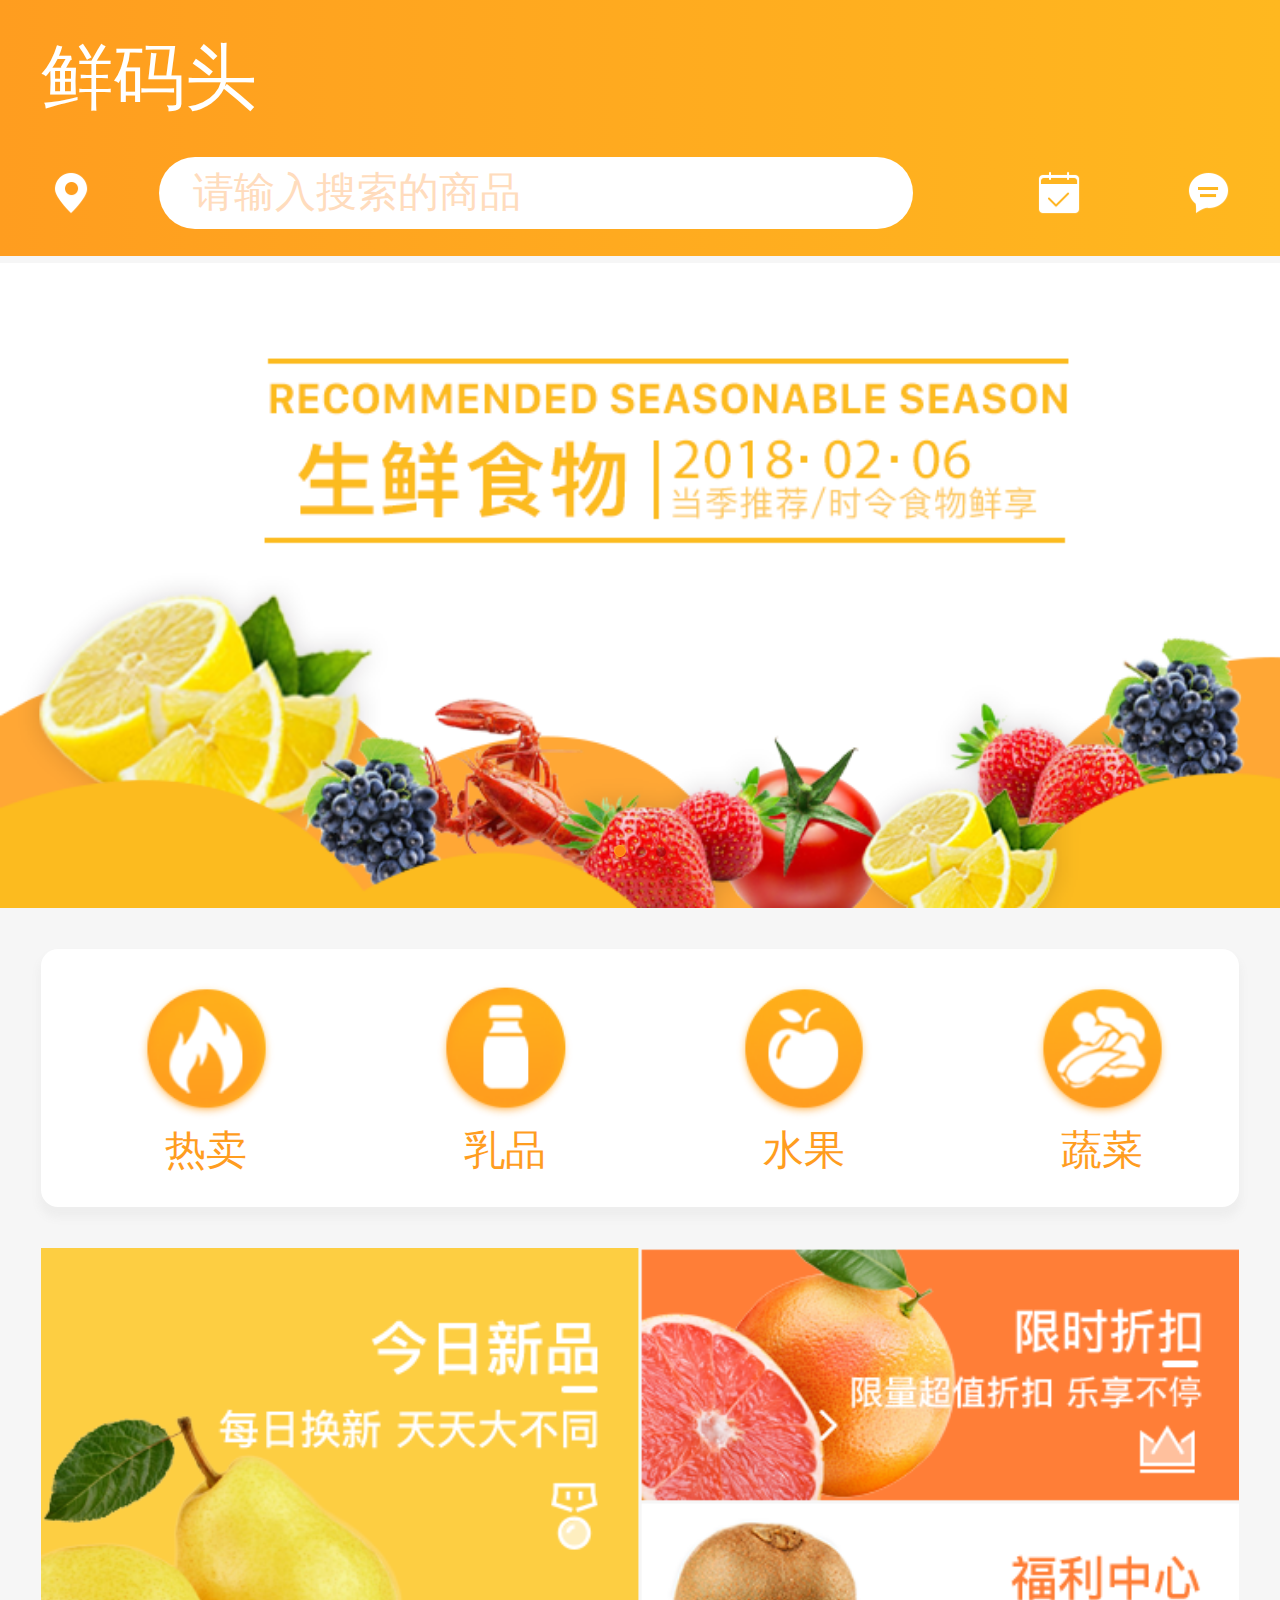
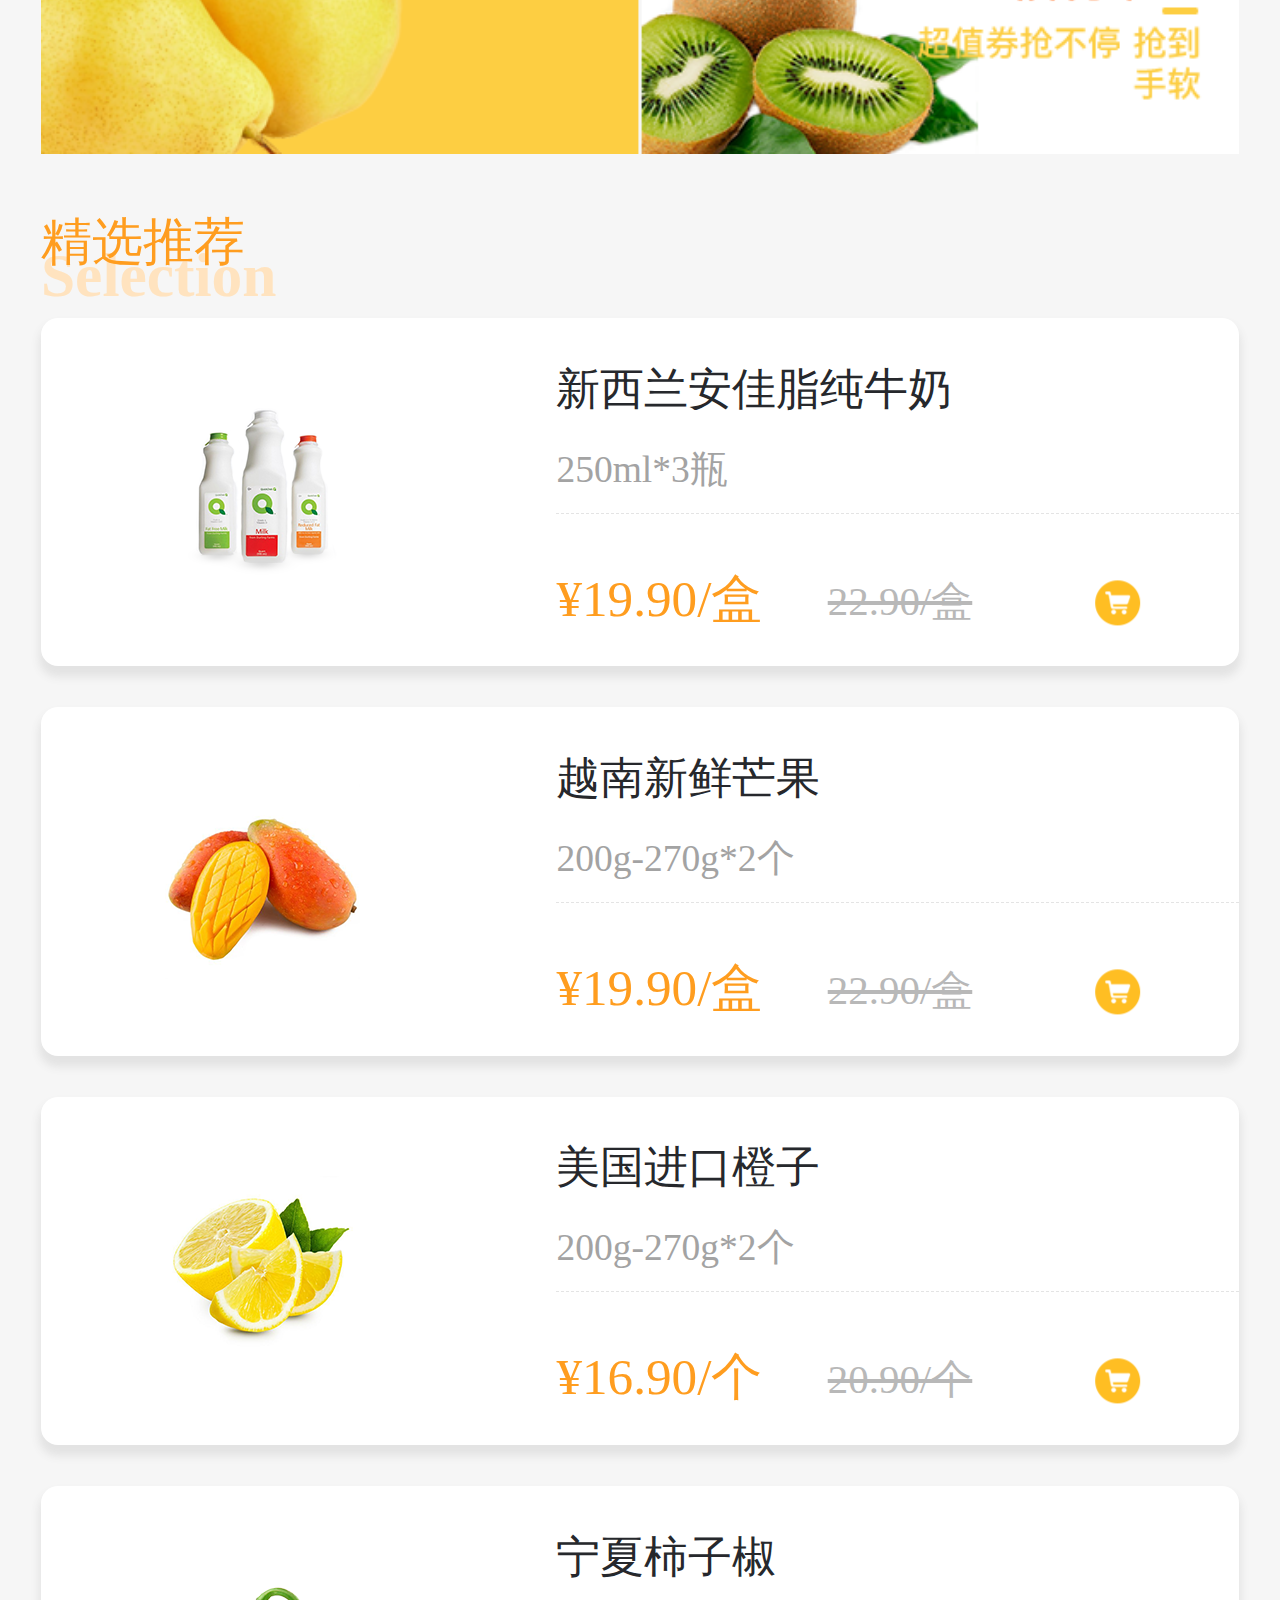
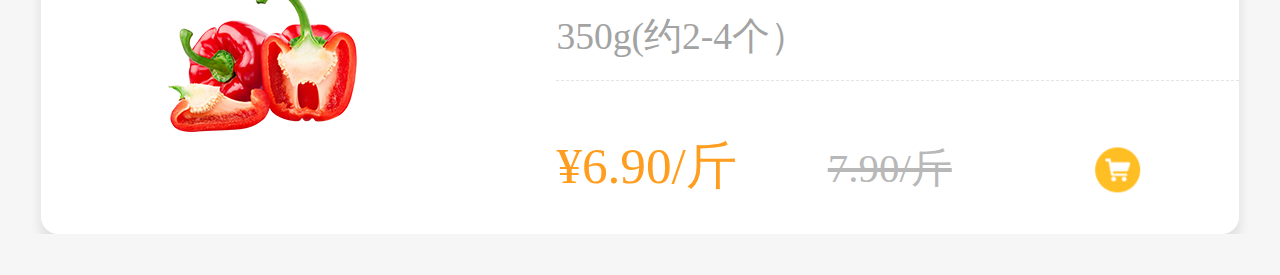
<file: index.html>
<!DOCTYPE html>
<html lang="en">
<head>
	<meta charset="UTF-8">
	<meta class="viewport" content="width=device-width,initial-scale=1.0,maximum-scale=1.0,user-scalable=0">
	<link rel="stylesheet" href="css/swiper.css">
	<link rel="stylesheet" href="css/index.css">
	<title>鲜码头APP首页</title>
	<script src="js/rem.js"></script>
	<script src="js/swiper-jquery.js"></script>
	<script src="js/swiper.js"></script>
</head>
<body>
	<!-- 顶部导航开始 -->
	<div class="topTab">
		<div class="top">鲜码头</div>
		<div class="bottom">
			<div class="left"></div>
			<input type="text" class="content" placeholder="   请输入搜索的商品">
			<div class="content1"></div>
			<div class="right"></div>
		</div>
	</div>
	<!--顶部导航结束  -->

	<!-- banner开始 -->
	<!-- <div class="banner">
		<img src="img/banner@2x.png" alt="">
	</div> -->
	<div class="swiper-container banner">
    <div class="swiper-wrapper">
        <div class="swiper-slide">
        	<img src="img/banner@2x.png" alt="">
        </div>
        <div class="swiper-slide">
        	<img src="img/banner@2x.png" alt="">
        </div>
        <div class="swiper-slide">
        	<img src="img/banner@2x.png" alt="">
        </div>
    </div>
    <!-- 如果需要分页器 -->
    <div class="swiper-pagination"></div>
    
    <!-- 如果需要导航按钮 -->
    <!-- <div class="swiper-button-prev"></div>
    <div class="swiper-button-next"></div> -->
    
    <!-- 如果需要滚动条 -->
    <!-- <div class="swiper-scrollbar"></div> -->
	</div>
	<!-- banner结束 -->

	<!-- 分类开始 -->
	<div class="fenlei">
		<div class="list list2">
			<a href="list.html">
				<img src="img/home-icon-rexiaoi-dianji@2x.png" alt="">
				<div class="list1">热卖</div>
			</a>
		</div>
		<div class="list">
			<a href="list.html">
				<img src="img/home-icon-rupin-dianji@2x.png" alt="">
				<div class="list1">乳品</div>
			</a>
		</div>
		<div class="list">
			<a href="list.html">
				<img src="img/home-icon-shuiguo-dianji@2x.png" alt="">
				<div class="list1">水果</div>
			</a>
		</div>
		<div class="list list2">
			<a href="list.html">
				<img src="img/home-icon-shucai-dianji@2x.png" alt="">
				<div class="list1">蔬菜</div>
			</a>
		</div>
	</div>
	<!-- 分类结束 -->

	<!-- 推荐开始 -->
	<div class="tuijian">
		<img src="img/tuijian@2x.png" alt="">
	</div>
	<!-- 推荐结束 -->

	<!-- 精选列表开始 -->
	<div class="jingxuan">
		<div class="top">
			<div class="list2">Selection</div>
			<div class="list1">精选推荐</div>
		</div>
		<div class="bottom">
			<a href="main.html"><div class="box">
				<div class="left1"></div>
				<div class="right1">
					<div class="xinxi1">新西兰安佳脂纯牛奶</div>
					<div class="xinxi2">250ml*3瓶</div>
					<div class="xinxi3">
						<div class="xinxi331">¥19.90/盒</div>
						<del class="xinxi332">22.90/盒</del>
						<div class="xinxi333"></div>
					</div>
				</div>
			</div></a>
			<a href="main.html"><div class="box">
				<div class="left11"></div>
				<div class="right1">
					<div class="xinxi1">越南新鲜芒果</div>
					<div class="xinxi2">200g-270g*2个</div>
					<div class="xinxi3">
						<div class="xinxi331">¥19.90/盒</div>
						<del class="xinxi332">22.90/盒</del>
						<div class="xinxi333"></div>
					</div>
				</div>
			</div></a>
			<div class="box">
				<div class="left111"></div>
				<div class="right1">
					<div class="xinxi1">美国进口橙子</div>
					<div class="xinxi2">200g-270g*2个</div>
					<div class="xinxi3">
						<div class="xinxi331">¥16.90/个</div>
						<del class="xinxi332">20.90/个</del>
						<div class="xinxi333"></div>
					</div>
				</div>
			</div>
			<div class="box">
				<div class="left1111"></div>
				<div class="right1">
					<div class="xinxi1">宁夏柿子椒</div>
					<div class="xinxi2">350g(约2-4个）</div>
					<div class="xinxi3">
						<div class="xinxi331">¥6.90/斤</div>
						<del class="xinxi332">7.90/斤</del>
						<div class="xinxi333"></div>
					</div>
				</div>

			</div>
		</div>
	</div>
	<!-- 精选列表结束 -->

	<!-- 底部tab开始 -->
	<div class="TAB">
		<div class="box">
			<div class="shouye">
				<img src="img/home-icon-shouyei-dianji@2x.png" alt="">
			</div>
			<span>首页</span>
		</div>
		<div class="box">
			<div class="faxian">
				<img src="img/home-icon-weifaxian-dianji@2x.png" alt="">
			</div>
			<span>发现</span>
		</div>
		<div class="box">
			<div class="gouwuche">
				<img src="img/home-icon-weigouwuchei-dianji@2x.png" alt="">
			</div>
			<span>购物车</span>
		</div>
		<a href="geren.html"><div class="box">
			<div class="wode">
				<img src="img/home-icon-weiwodei-dianji@2x.png" alt="">
			</div>
			<span>我的</span>
		</div></a>
	</div>
	<!-- 底部tab结束 -->
	<script>        
  	var mySwiper = new Swiper ('.swiper-container', {
    // direction: 'vertical',
    // 是否循环
    loop: true,
    
    // 如果需要分页器
    // pagination: {
    //   el: '.swiper-pagination',
    // },
    pagination: '.swiper-pagination',
    
    // 如果需要前进后退按钮
    // navigation: {
    //   nextEl: '.swiper-button-next',
    //   prevEl: '.swiper-button-prev',
    // },
    
    // // 如果需要滚动条
    // scrollbar: {
    //   el: '.swiper-scrollbar',
    // },
  })        
  </script>
</body>
</html>
</file>
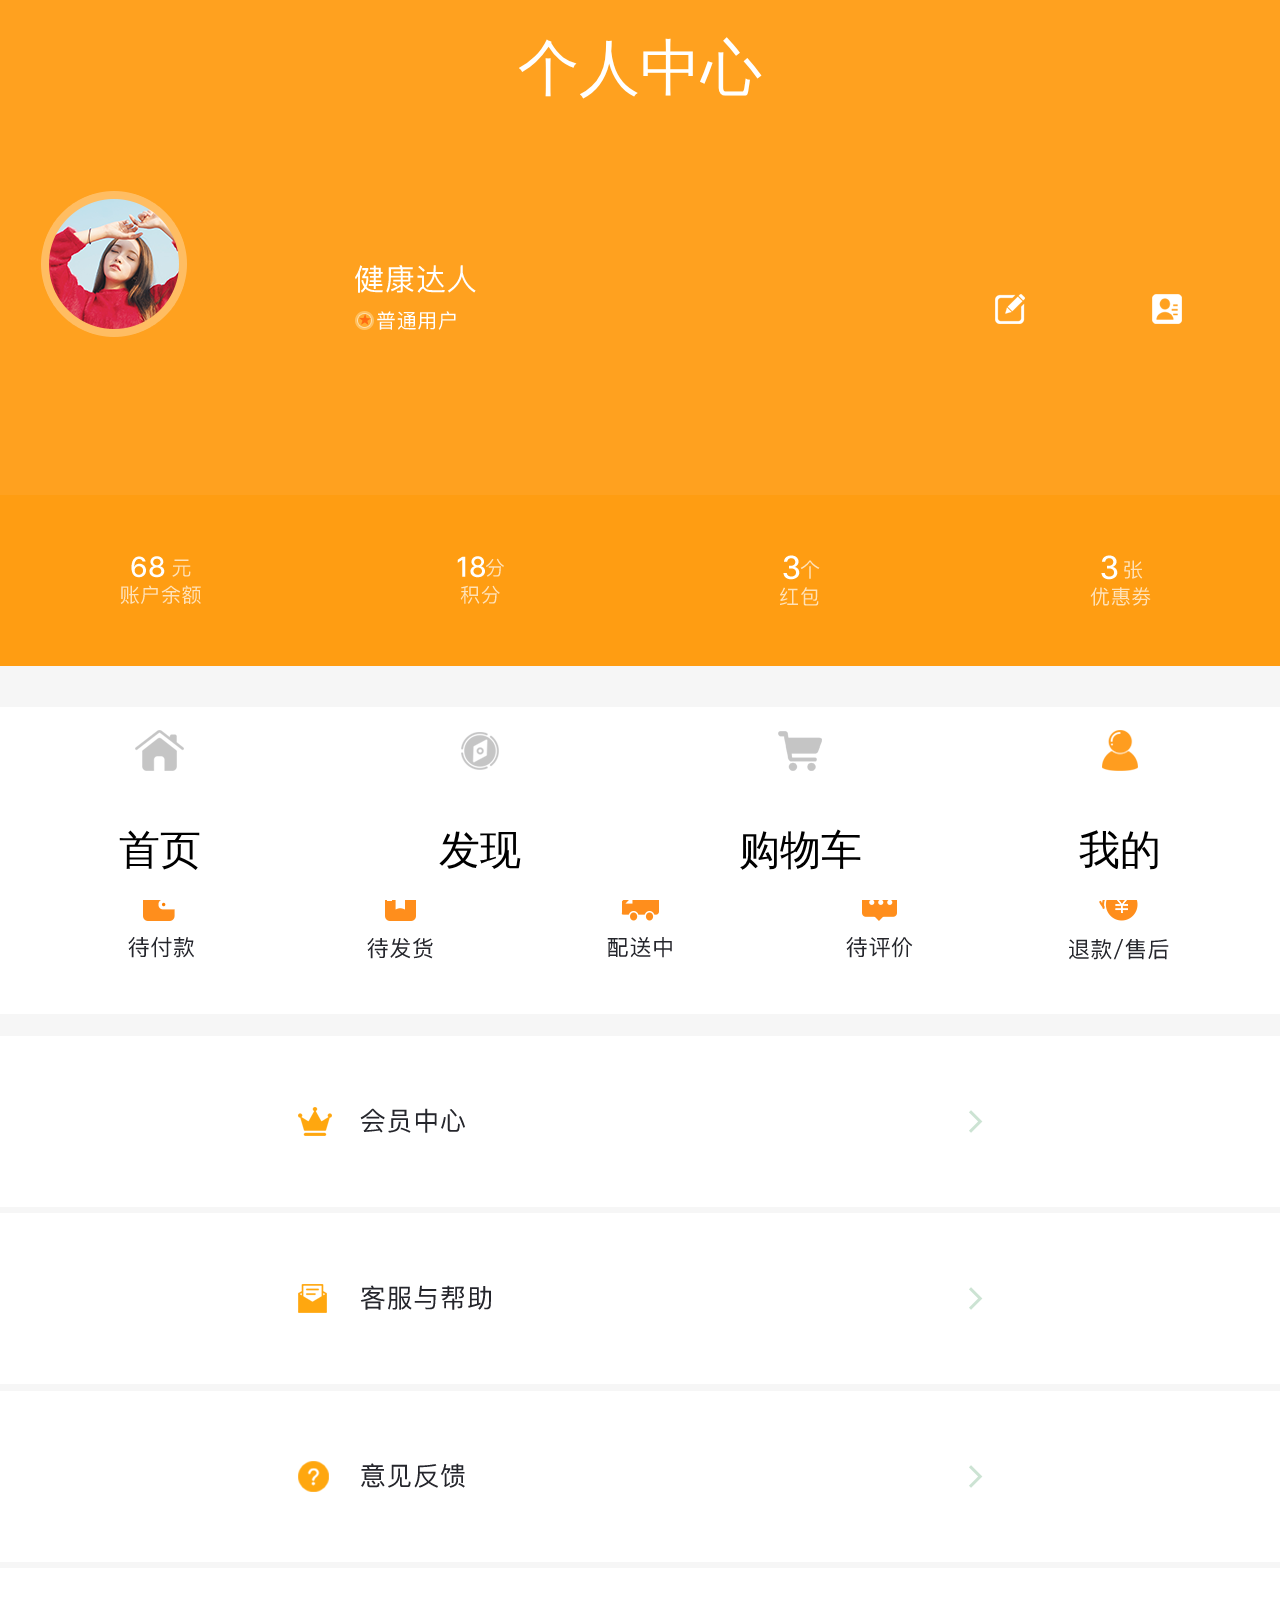
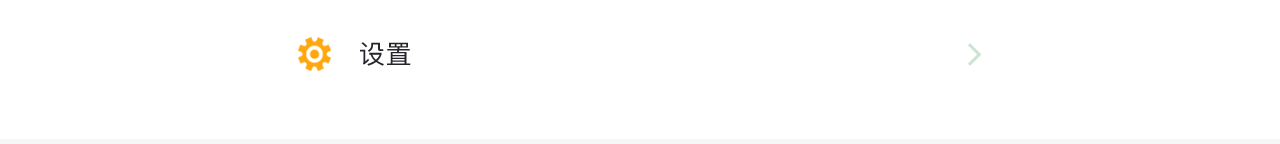
<file: geren.html>
<!DOCTYPE html>
<html lang="en">
<head>
	<meta charset="UTF-8">
	<meta name="viewport" content="width=device-width,
	initial-scale=1.0,maximum-scale=1.0,user-scalable=0">
	<link rel="stylesheet" href="css/geren.css">
	<script src="js/rem.js"></script>
	<title>个人中心</title>
</head>
<body>
	<!-- 导航开始 -->
	<div class="top">
		<span class="geren">个人中心</span>
		<div class="xinxi">
			<div class="box1"></div>
			<div class="box2"></div>
			<a href="">
				<div class="box3"></div>
			</a>
			<a href="">
				<div class="box4"></div>
			</a>
		</div>
		<div class="xinxi11">
			<div class="box1"></div>
			<div class="box1"></div>
			<div class="box1"></div>
			<div class="box1"></div>
		</div>
	</div>
	<!-- 导航结束 -->

	<!-- 我的订单开始 -->
	<div class="dingdan">
		<div class="top1">
			<div class="left">我的订单</div>
			<div class="right"></div>
		</div>
		<div class="bottom1">
			<div class="box1"></div>
			<div class="box1"></div>
			<div class="box1"></div>
			<div class="box1"></div>
			<div class="box1"></div>
		</div>
	</div>
	<!-- 我的订单结束 -->

	<!-- 详情开始 -->
	<div class="xiangqing">
		<div class="box1"></div>
		<div class="box1"></div>
		<div class="box1"></div>
		<div class="box1"></div>
	</div>
	<!-- 详情结束 -->

	<!-- 底部tab开始 -->
	<div class="TAB">
		<a href="index.html"><div class="box">
			<div class="shouye">
				<img src="img/home-icon-dianji@2x.png" alt="">
			</div>
			<span>首页</span>
		</div></a>
		<div class="box">
			<div class="faxian">
				<img src="img/home-icon-weifaxian-dianji@2x.png" alt="">
			</div>
			<span>发现</span>
		</div>
		<div class="box">
			<div class="gouwuche">
				<img src="img/home-icon-weigouwuchei-dianji@2x.png" alt="">
			</div>
			<span>购物车</span>
		</div>
		<div class="box">
			<div class="wode">
				<img src="img/home-icon-wodei-dianji@2x.png" alt="">
			</div>
			<span>我的</span>
		</div>
	</div>
	<!-- 底部tab结束 -->
</body>
</html>
</file>
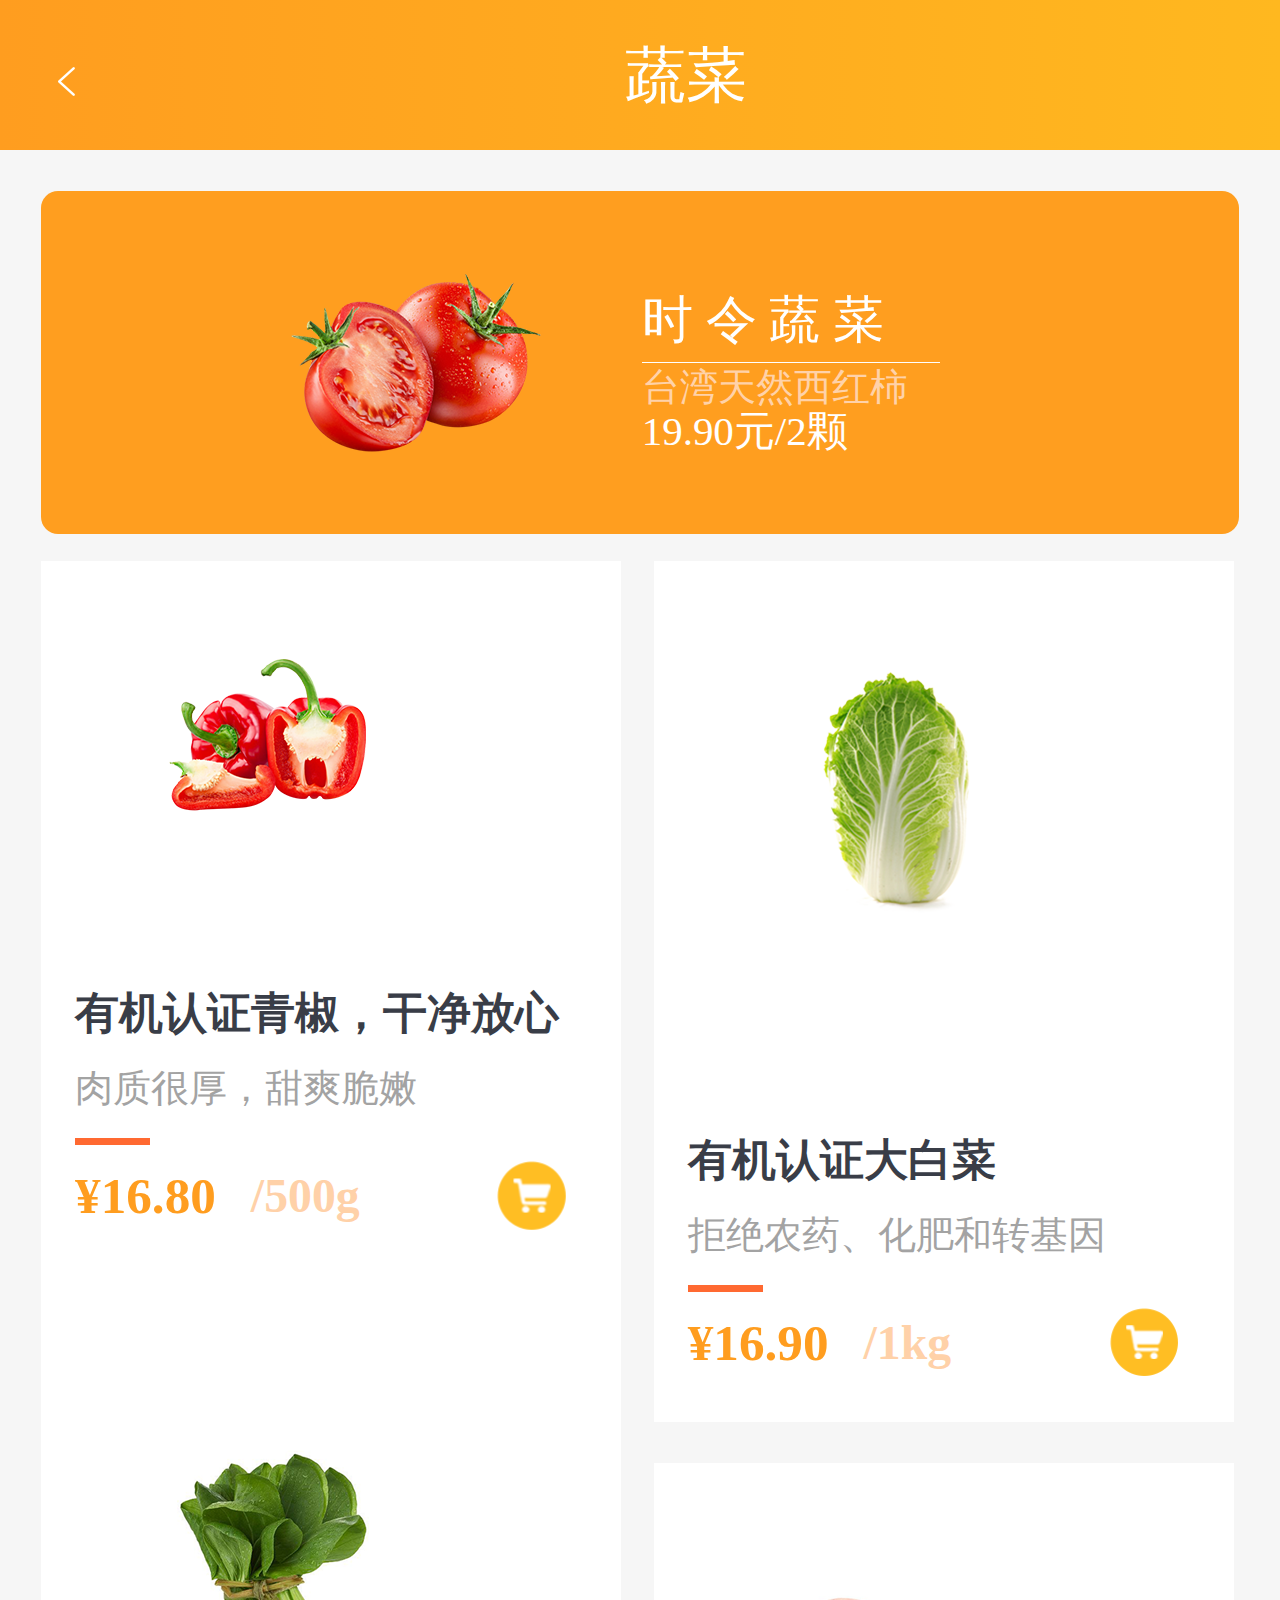
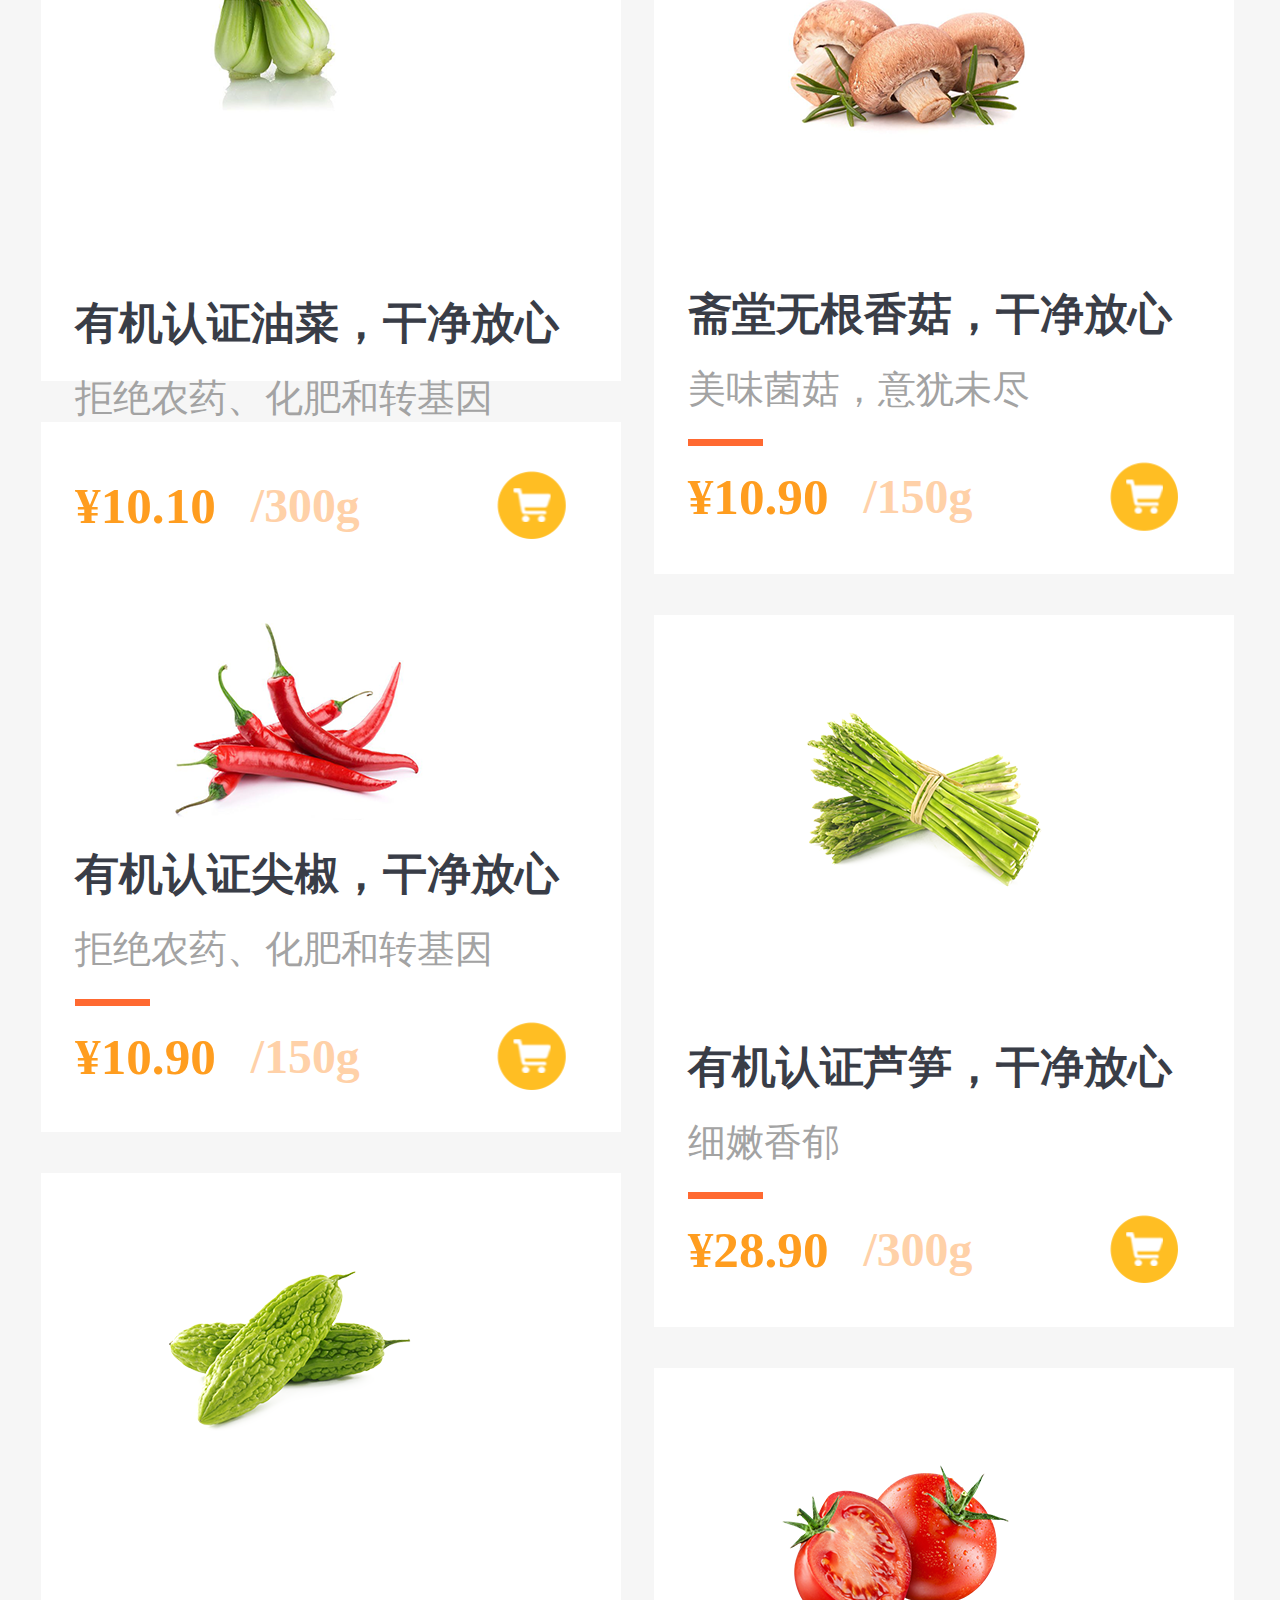
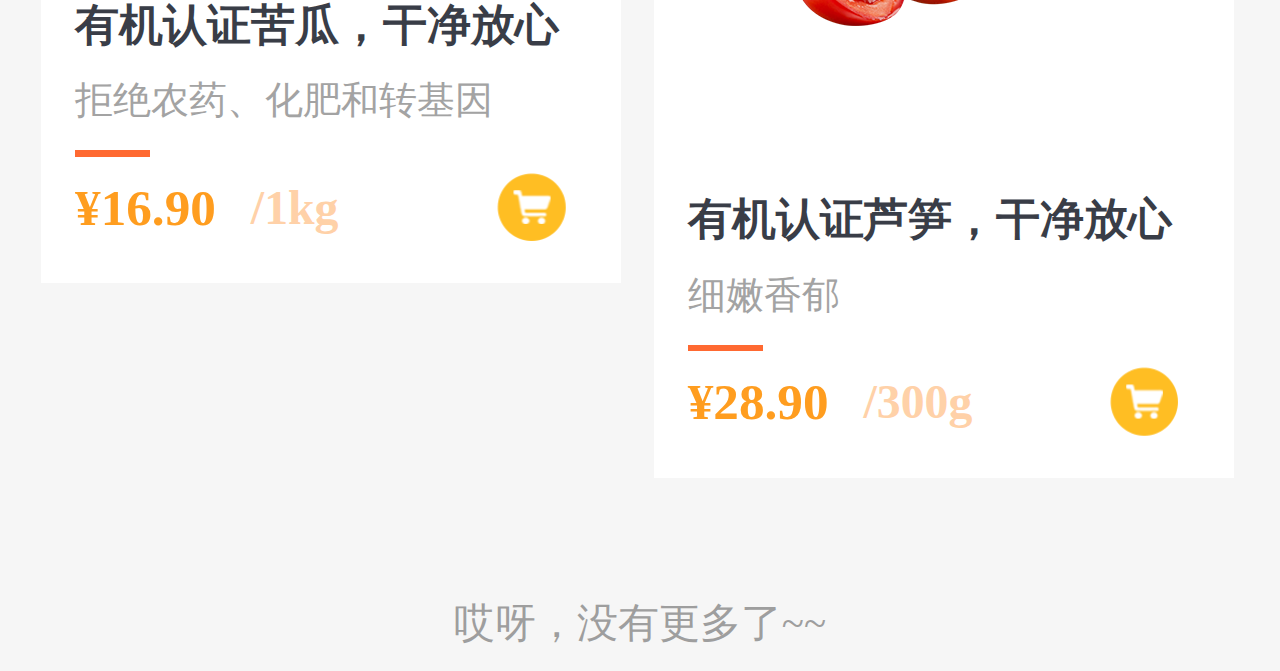
<file: list.html>
<!DOCTYPE html>
<html lang="en">
<head>
	<meta charset="UTF-8">
	<meta class="viewport" content="width=device-width,initial-scale=1.0,maximum-scale=1.0,user-scalable=0">
	<link rel="stylesheet" href="css/list.css">
	<title>列表页</title>
	<script src="js/rem.js"></script>
</head>
<body>
	<!-- 导航部分开始 -->
	<div class="topTab">
		<a href="index.html">
			<div class="left">
				<img src="img/jiantou1@2x.png" alt="">
			</div>
			蔬菜
		</a>
	</div>
	<!-- 导航部分结束 -->

	<!-- 广告位开始 -->
	<div class="guanggao">
		<div class="left"></div>
		<div class="right">
			<div class="xinxi1">时&nbsp令&nbsp蔬&nbsp菜</div>
			<div class="xinxi2">台湾天然西红柿</div>
			<div class="xinxi3">19.90元/2颗</div>
		</div>
	</div>
	<!-- 广告位结束 -->

	<!-- 列表开始 -->
	<!-- <div class="liebiao">
		<div class="left"></div>
		<div class="right"></div>
	</div> -->
	<div class="zhuti">
	 	<div class="left">
	 		<a href="main.html"><div class="a">
	 			<div class="left1">
					<img src="img/liebiao2@2x.png" alt="">
				</div>
				<div class="right1">
					<div class="font1">有机认证青椒，干净放心</div>
					<div class="font2">肉质很厚，甜爽脆嫩</div>
					<div class="font3"></div>
					<div class="font4">
						<div class="zuo">¥16.80</div>
						<div class="zhong">/500g</div>
						<div class="you"></div>
					</div>
				</div>
	 		</div></a>
	 		<a href="main.html"><div class="a">
	 			<div class="left11">
					<img src="img/liebiao4@2x.png" alt="">
				</div>
				<div class="right1">
					<div class="font1">有机认证油菜，干净放心</div>
					<div class="font2">拒绝农药、化肥和转基因</div>
					<div class="font3"></div>
					<div class="font4">
						<div class="zuo">¥10.10</div>
						<div class="zhong">/300g</div>
						<div class="you"></div>
					</div>
				</div>
	 		</div></a>
	 		<div class="a">
	 			<div class="left111">
					<img src="img/liebiao6@2x.png" alt="">
				</div>
				<div class="right1">
					<div class="font1">有机认证尖椒，干净放心</div>
					<div class="font2">拒绝农药、化肥和转基因</div>
					<div class="font3"></div>
					<div class="font4">
						<div class="zuo">¥10.90</div>
						<div class="zhong">/150g</div>
						<div class="you"></div>
					</div>
				</div>
	 		</div>
	 		<div class="a">
	 			<div class="left1111">
					<img src="img/liebiao8@2x.png" alt="">
				</div>
				<div class="right1">
					<div class="font1">有机认证苦瓜，干净放心</div>
					<div class="font2">拒绝农药、化肥和转基因</div>
					<div class="font3"></div>
					<div class="font4">
						<div class="zuo">¥16.90</div>
						<div class="zhong">/1kg</div>
						<div class="you"></div>
					</div>
				</div>
	 		</div>
	 	</div>
	 	<div class="right">
	 		<div class="a">
	 			<div class="left1">
					<img src="img/liebiao3@2x.png" alt="">
				</div>
				<div class="right1">
					<div class="font1">有机认证大白菜</div>
					<div class="font2">拒绝农药、化肥和转基因</div>
					<div class="font3"></div>
					<div class="font4">
						<div class="zuo">¥16.90</div>
						<div class="zhong">/1kg</div>
						<div class="you"></div>
					</div>
				</div>
	 		</div>
	 		<div class="a">
	 			<div class="left11">
					<img src="img/liebiao5@2x.png" alt="">
				</div>
				<div class="right1">
					<div class="font1">斋堂无根香菇，干净放心</div>
					<div class="font2">美味菌菇，意犹未尽</div>
					<div class="font3"></div>
					<div class="font4">
						<div class="zuo">¥10.90</div>
						<div class="zhong">/150g</div>
						<div class="you"></div>
					</div>
				</div>
	 		</div>
	 		<div class="a">
	 			<div class="left111">
					<img src="img/liebiao7@2x.png" alt="">
				</div>
				<div class="right1">
					<div class="font1">有机认证芦笋，干净放心</div>
					<div class="font2">细嫩香郁</div>
					<div class="font3"></div>
					<div class="font4">
						<div class="zuo">¥28.90</div>
						<div class="zhong">/300g</div>
						<div class="you"></div>
					</div>
				</div>
	 		</div>
	 		<div class="a">
	 			<div class="left1111">
					<img src="img/liebiao9@2x.png" alt="">
				</div>
				<div class="right1">
					<div class="font1">有机认证芦笋，干净放心</div>
					<div class="font2">细嫩香郁</div>
					<div class="font3"></div>
					<div class="font4">
						<div class="zuo">¥28.90</div>
						<div class="zhong">/300g</div>
						<div class="you"></div>
					</div>
				</div>
	 		</div>
	 	</div>
	 </div>
	<!-- 列表结束 -->

	<!-- 查看更多开始 -->
	<div class="box">哎呀，没有更多了~~</div>
	<!-- 查看更多结束 -->
</body>
</html>
</file>
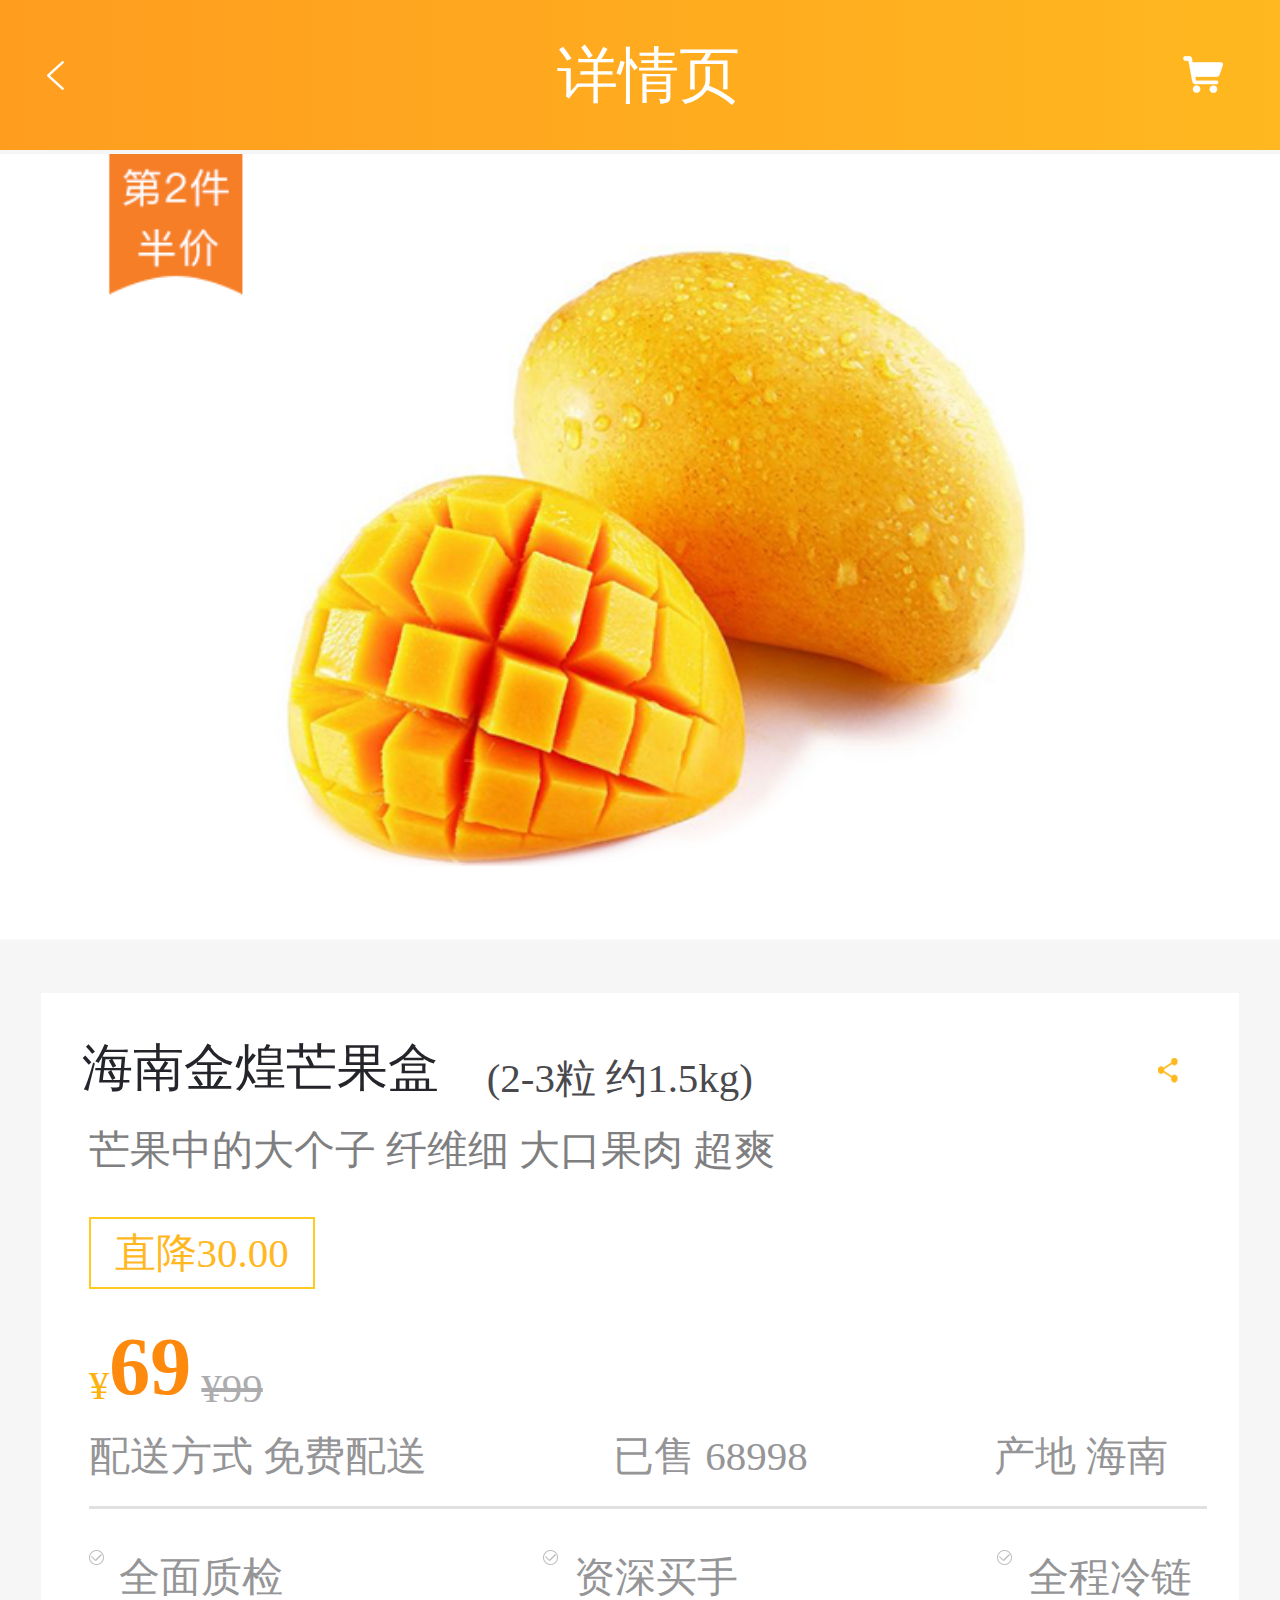
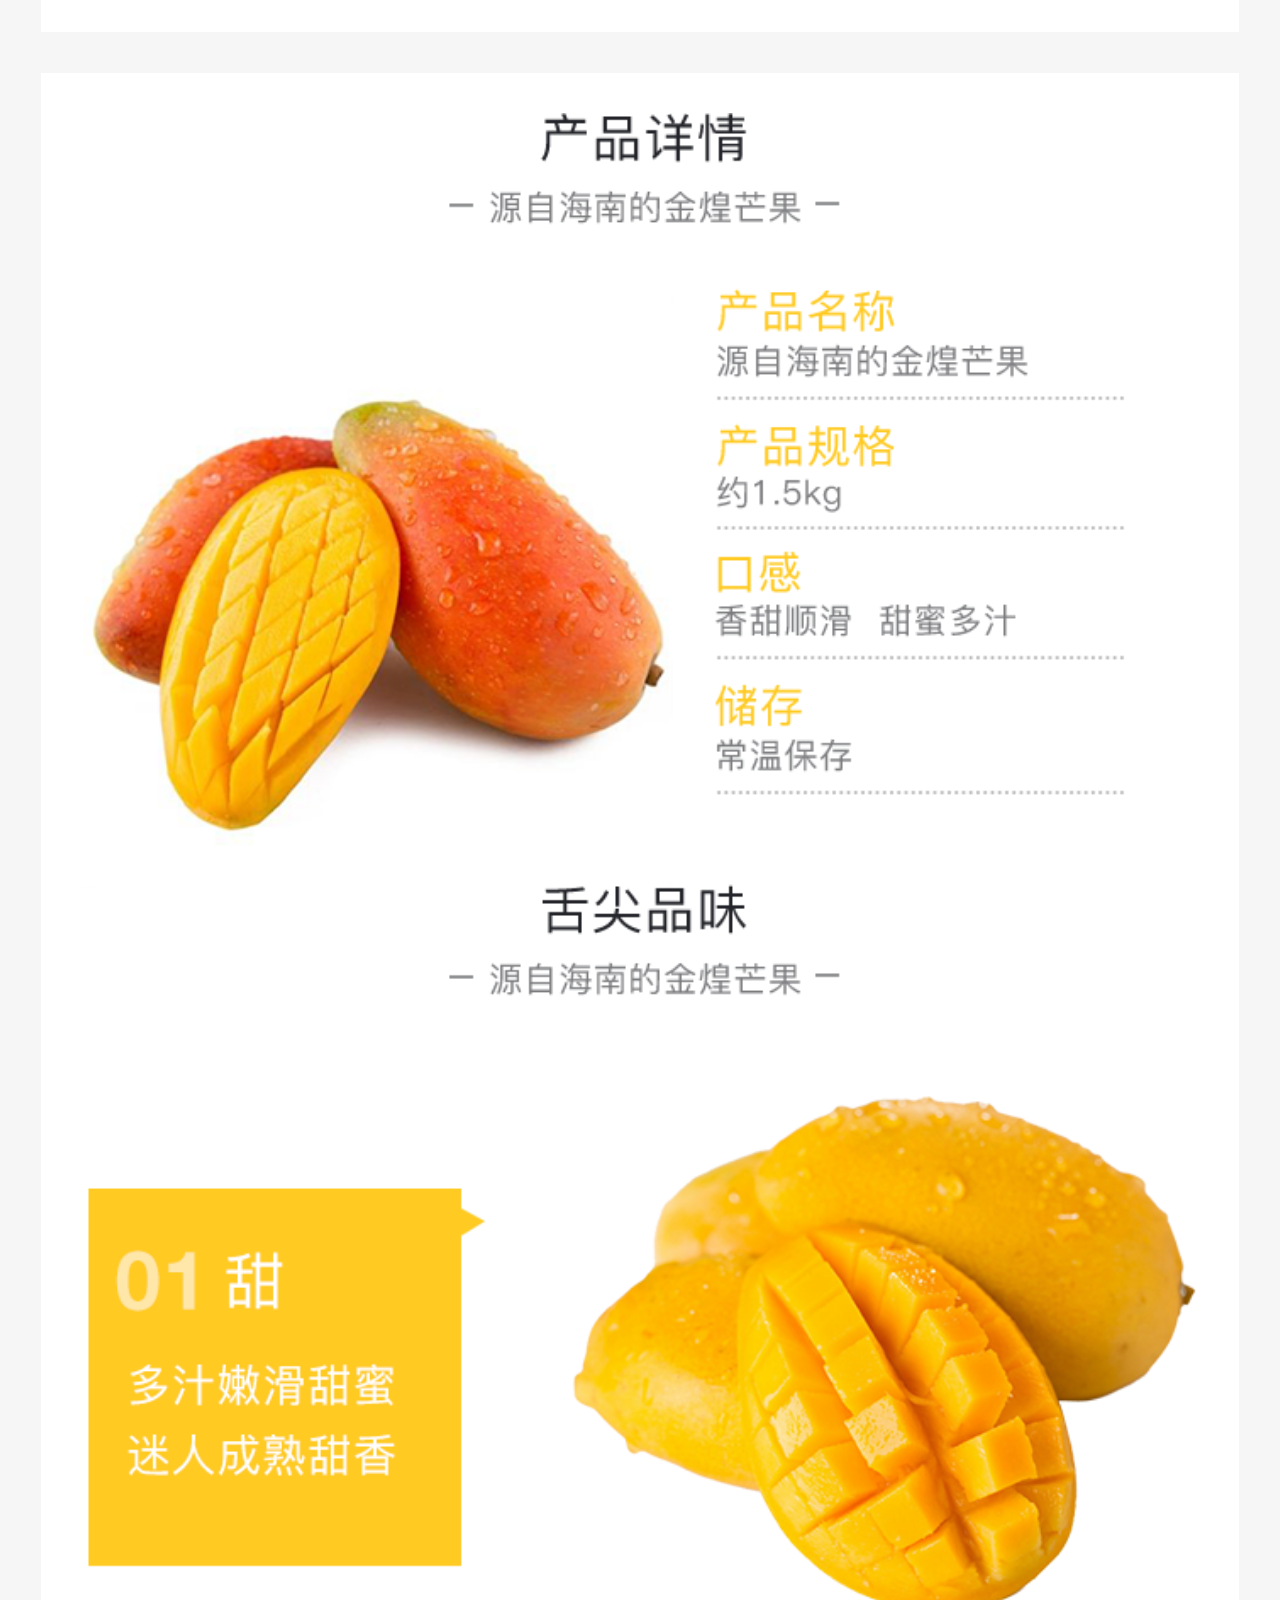
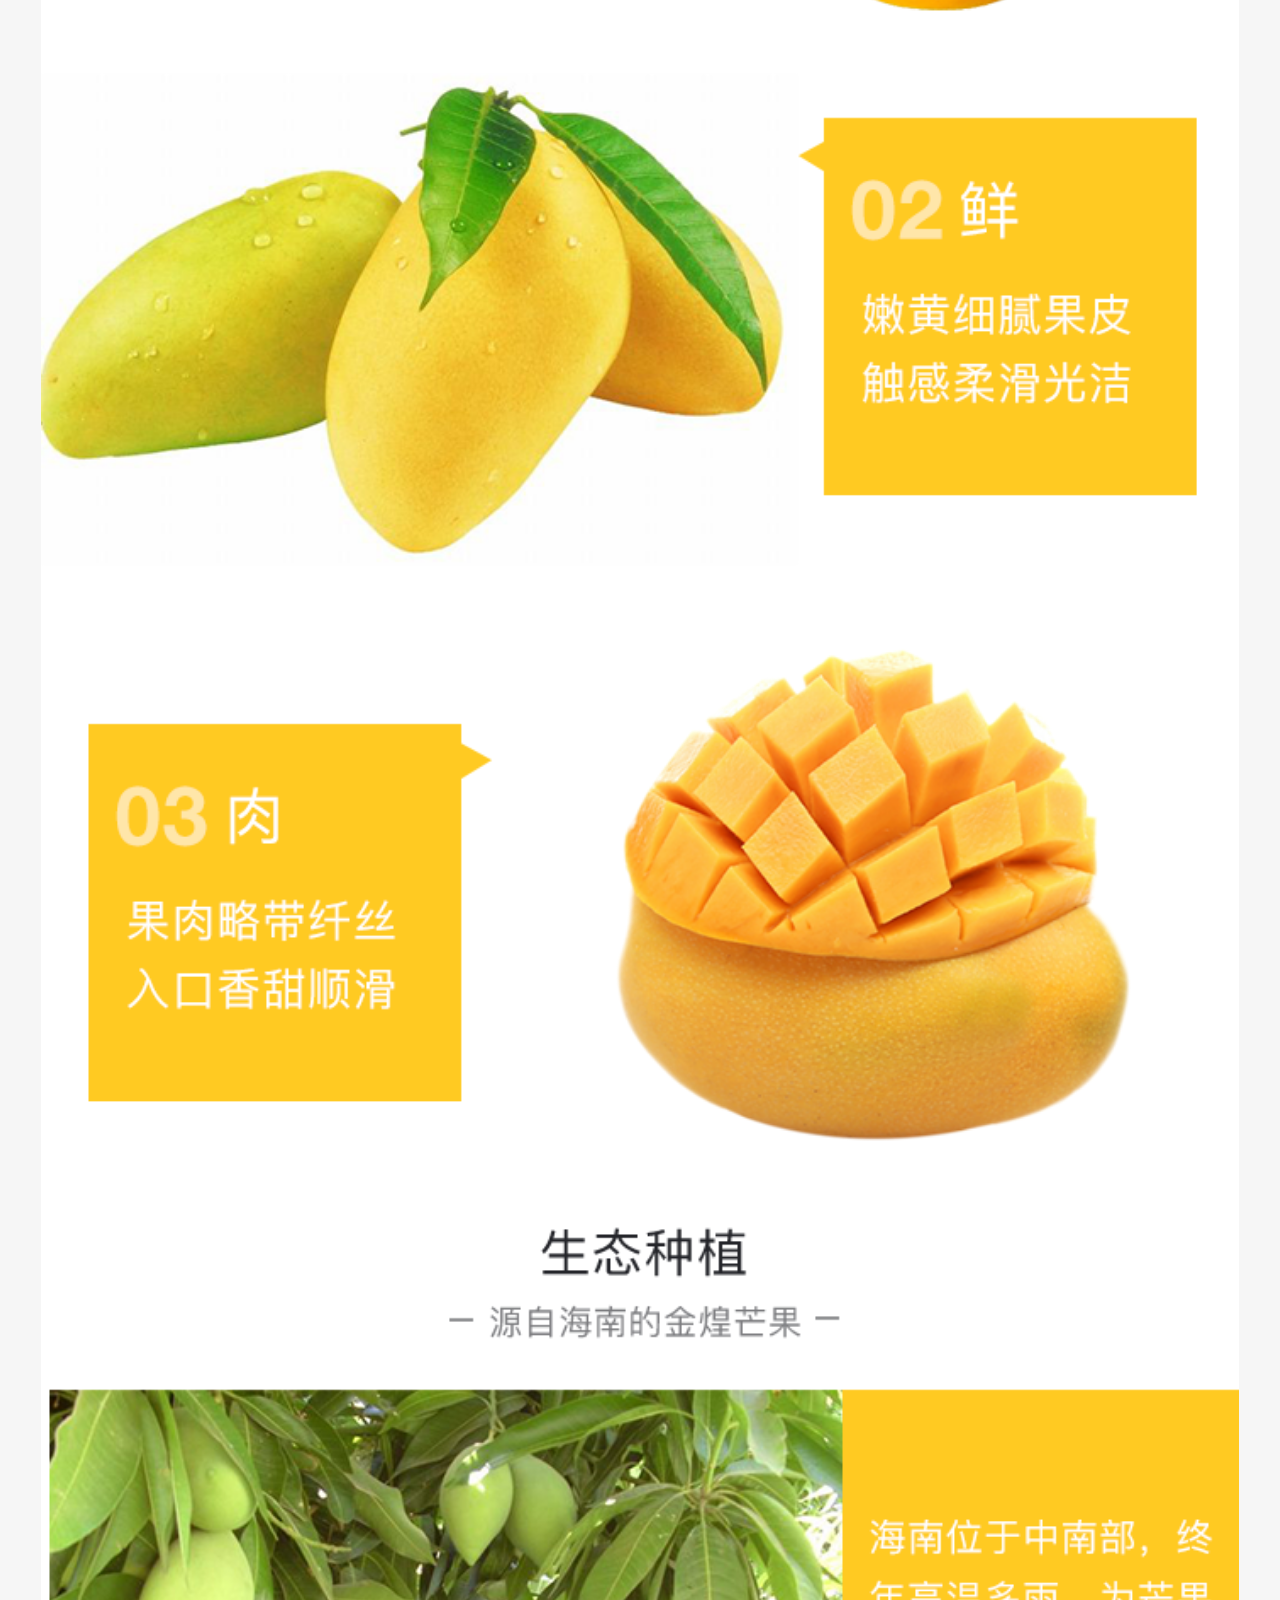
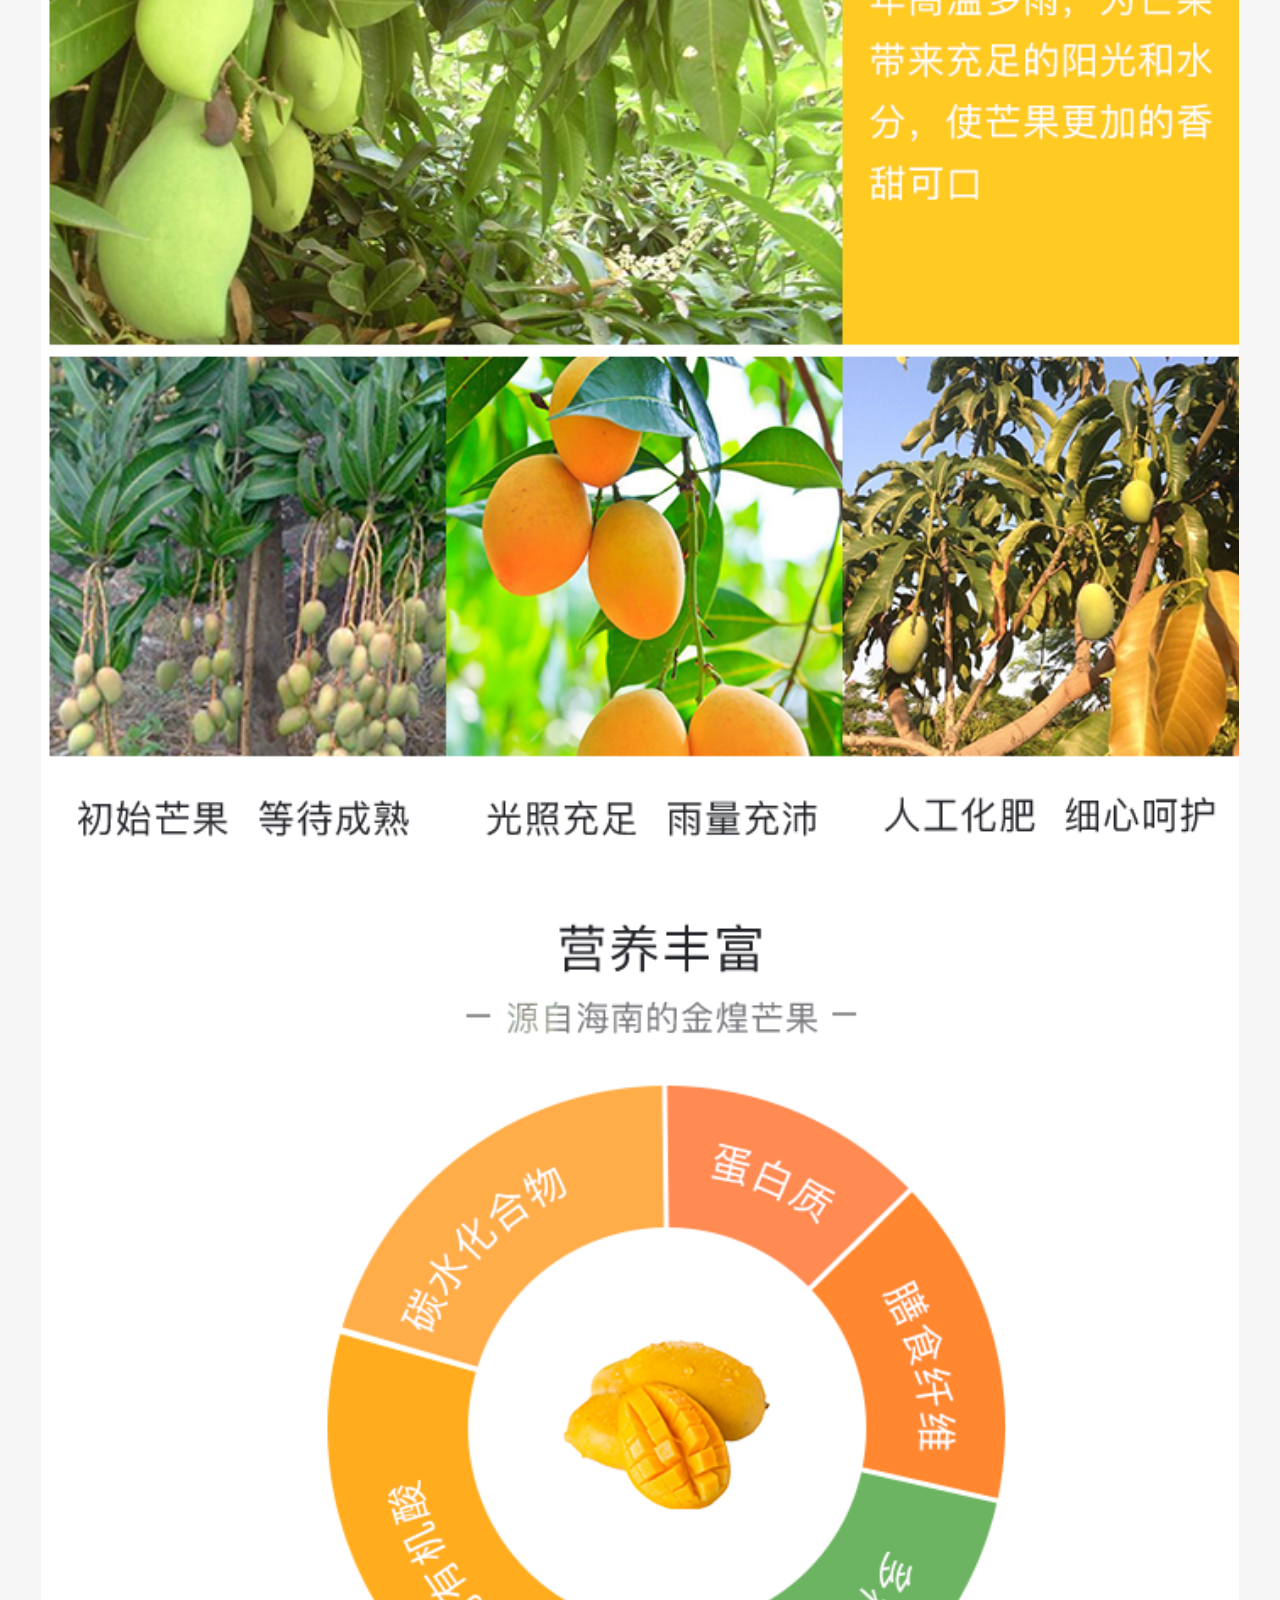
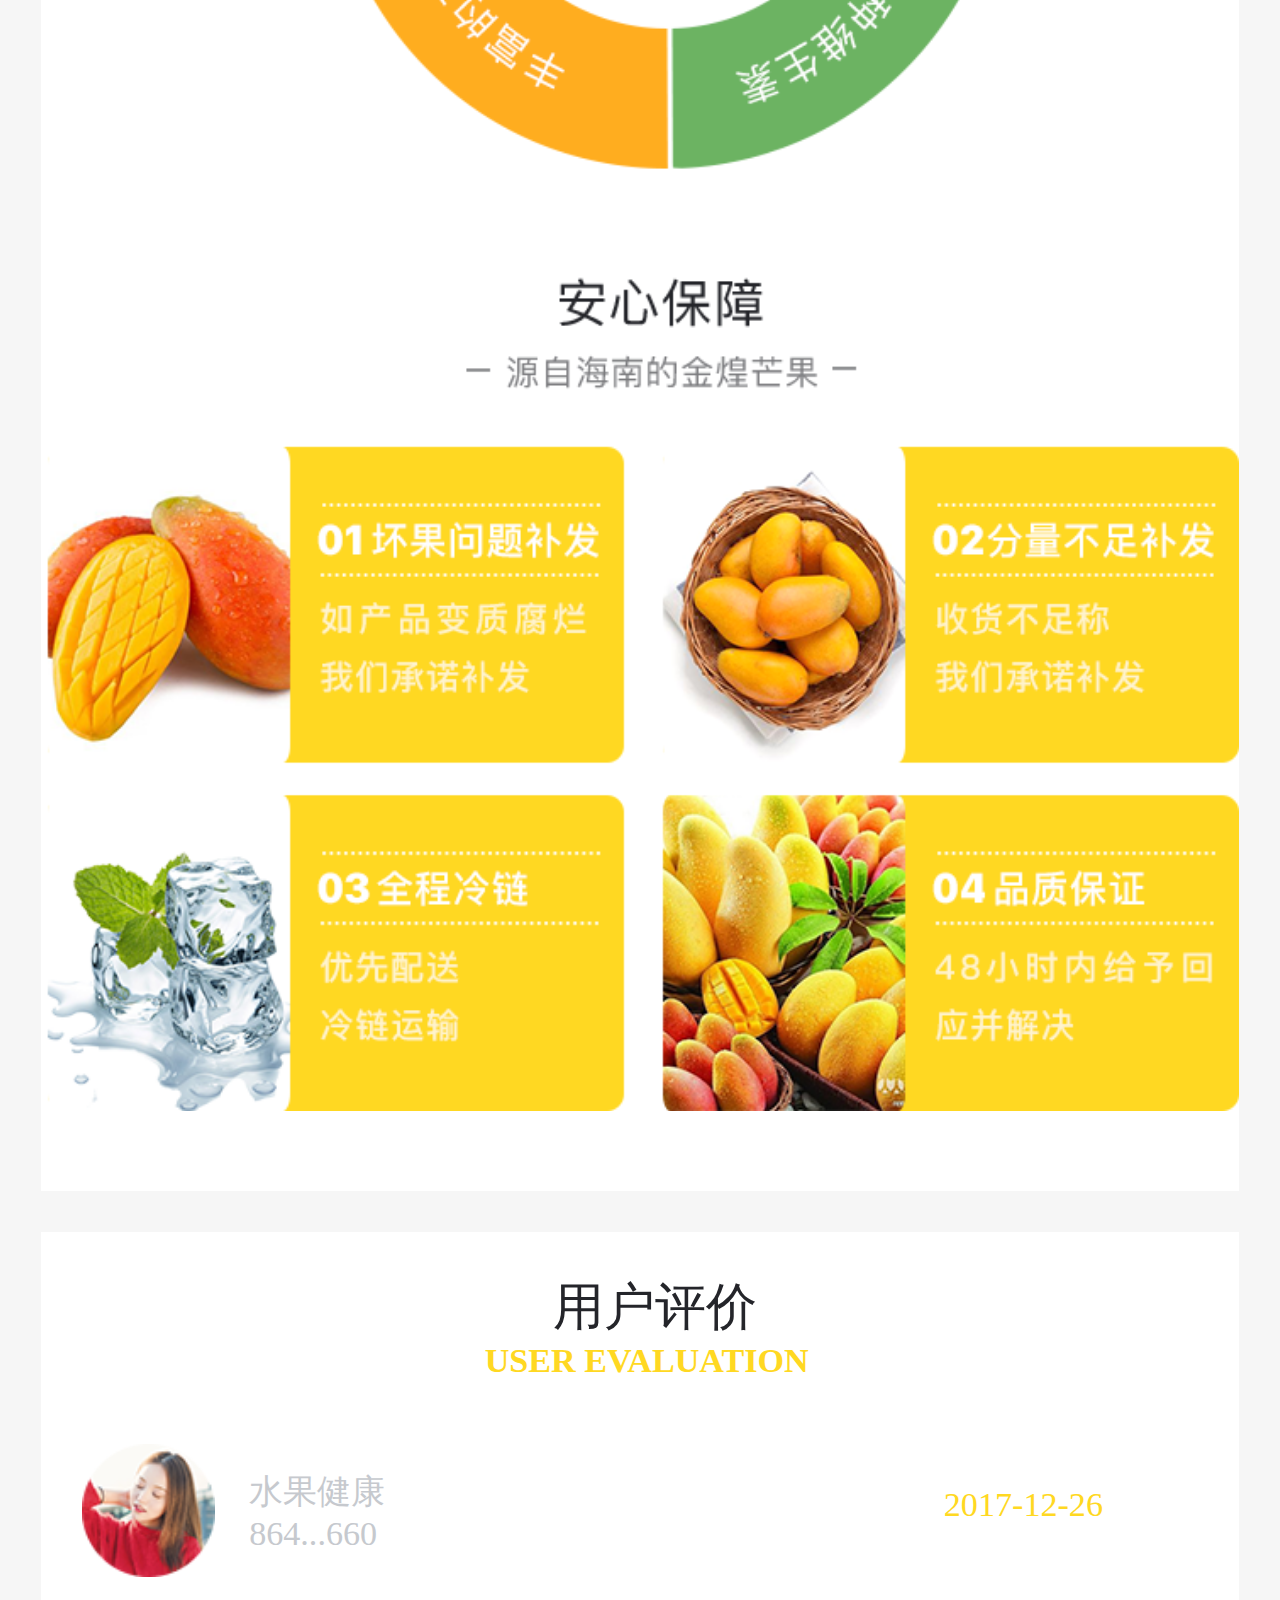
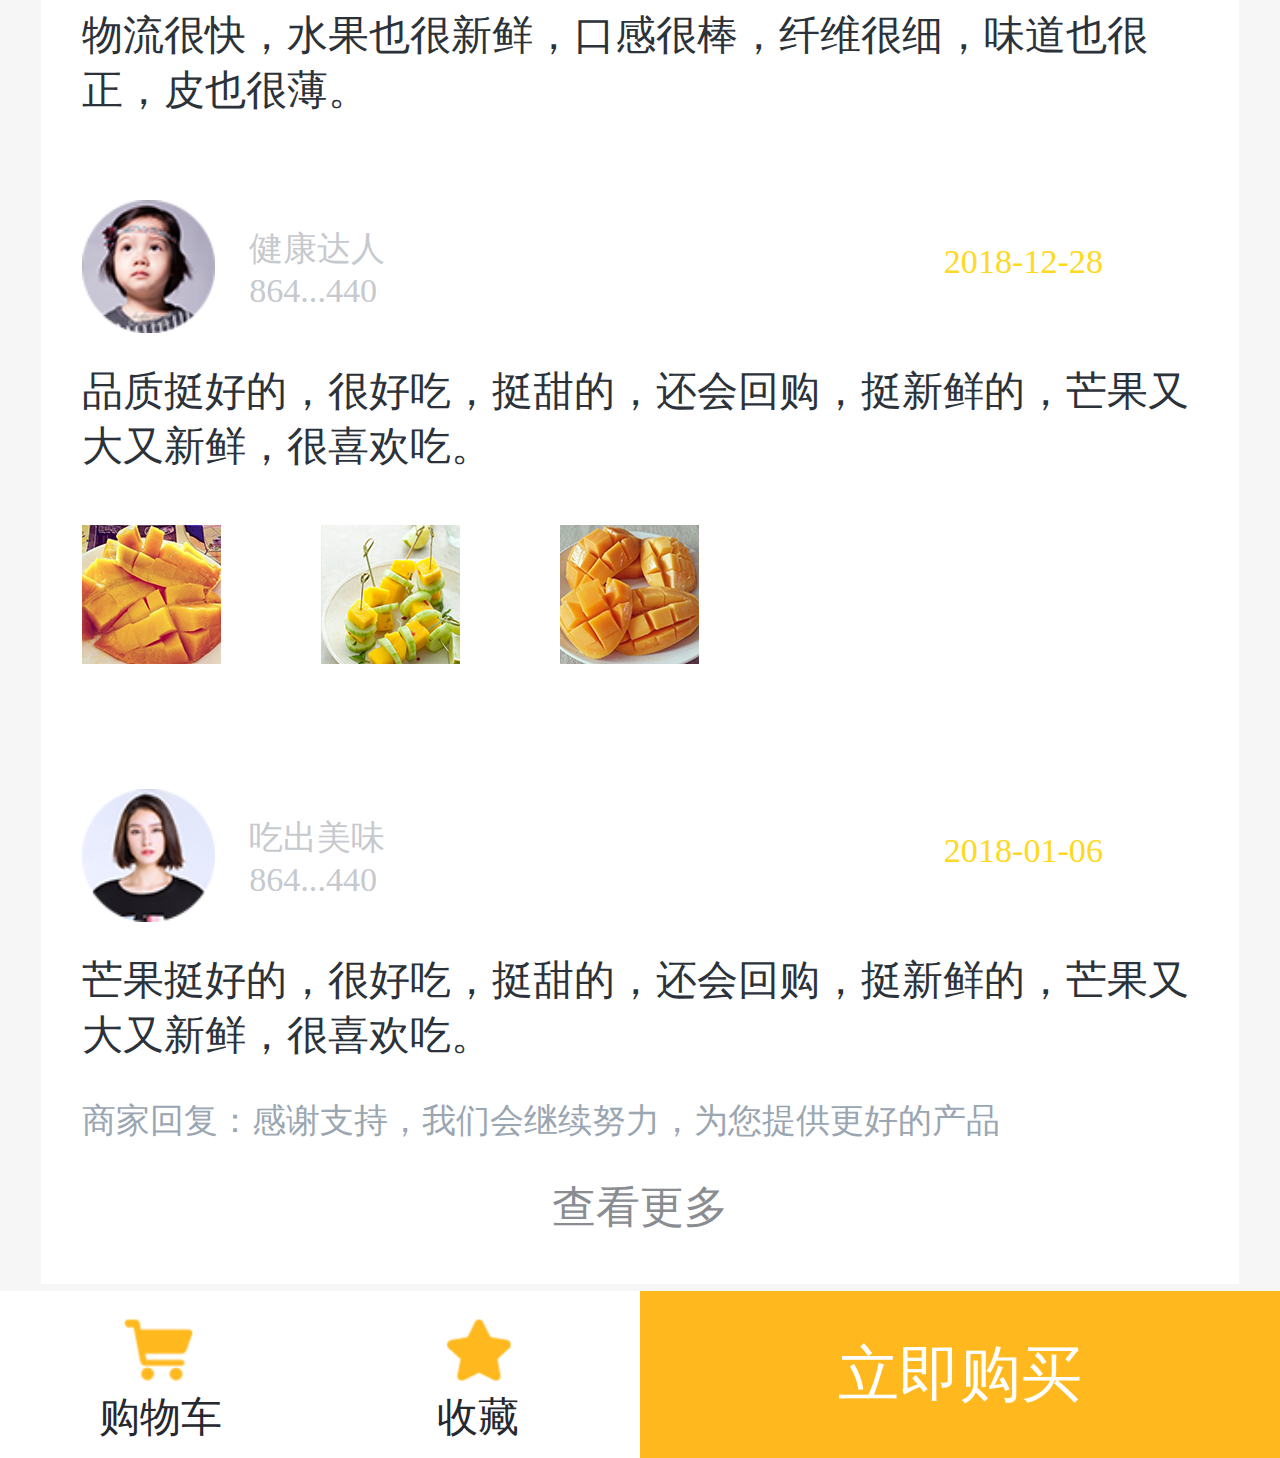
<file: main.html>
<!DOCTYPE html>
<html lang="en">
<head>
	<meta charset="UTF-8">
	<meta class="viewport" content="width=device-width,initial-scale=1.0,maximum-scale=1.0,user-scalable=0">
	<link rel="stylesheet" href="css/swiper.css">
	<link rel="stylesheet" href="css/main.css">
	<title>	详情页</title>
	<script src="js/rem.js"></script>
	<script src="js/swiper-jquery.js"></script>
	<script src="js/swiper.js"></script>
</head>
<body>
	<!-- 顶部导航开始 -->
	<div class="topTab">
		<a href="index.html"><div class="left"></div></a>
		<div class="zhong">详情页</div>
		<div class="right"></div>
	</div>
	<!-- 顶部导航结束 -->

	<!-- banner开始 -->
	<div class="banner">
		<img src="img/banner1@2x.png" alt="">
	</div>
	<!-- banner结束 -->

	<!-- 信息开始 -->
	<div class="xinxi">
		<div class="box1">
			<div class="left">海南金煌芒果盒</div>
			<div class="zhong">(2-3粒 约1.5kg)</div>
			<div class="right">
				<img src="img/fenxiang@3x.png" alt="">
			</div>
		</div>
		<div class="box2">芒果中的大个子  纤维细  大口果肉  超爽</div>
		<div class="box3"><div class="box33">直降30.00</div></div>
		<div class="box4">
			<span>¥</span>
			<div class="jia1">69</div>
			<del class="jia2">¥99</del>
		</div>
		<div class="box5">
			<span class="xin1">配送方式 免费配送</span>
			<span class="xin1">已售 68998</span>
			<span class="xin1">产地 海南</span>
		</div>
		<div class="box6">
			<span class="xin1">全面质检</span>
			<span class="xin1">资深买手</span>
			<span class="xin1">全程冷链</span>
		</div>
	</div>
	<!-- 信息结束 -->

	<!-- 详情开始 -->
	<div class="xiangqing">
		<img src="img/xiangqing1111@2x.png" alt="">
	</div>
	<!-- 详情结束 -->

	<!-- 评价开始 -->
	<div class="pingjia">
		<div class="box1">
			<span class="top">用户评价</span>
			<span class="bottom">USER EVALUATION</span>
		</div>
		<div class="box2">
			<a href="">
				<div class="top">
					<div class="left"></div>
					<div class="zhong">
						<span class="top1">水果健康</span>
						<span class="bottom1">864...660</span>
					</div>
					<div class="right">2017-12-26</div>
				</div>
				<div class="bottom">物流很快，水果也很新鲜，口感很棒，纤维很细，味道也很正，皮也很薄。</div>
			</a>
		</div>
		<div class="box3">
			<a href="">
				<div class="top">
					<div class="left"></div>
					<div class="zhong">
						<span class="top1">健康达人</span>
						<span class="bottom1">864...440</span>
					</div>
					<div class="right">2018-12-28</div>
				</div>
				<div class="bottom">品质挺好的，很好吃，挺甜的，还会回购，挺新鲜的，芒果又大又新鲜，很喜欢吃。</div>
				<div class="zhong11">
					<div class="box1"></div>
					<div class="box1"></div>
					<div class="box1"></div>
				</div>
			</a>
		</div>
		<div class="box4">
			<a href="">
				<div class="top">
					<div class="left"></div>
					<div class="zhong">
						<span class="top1">吃出美味</span>
						<span class="bottom1">864...440</span>
					</div>
					<div class="right">2018-01-06</div>
				</div>
				<div class="bottom">芒果挺好的，很好吃，挺甜的，还会回购，挺新鲜的，芒果又大又新鲜，很喜欢吃。</div>
				<div class="zhong11">商家回复：感谢支持，我们会继续努力，为您提供更好的产品</div>
			</a>
		</div>
		<div class="box5">查看更多</div>
	</div>
	<!-- 评价结束 -->

	<!-- 底部部分开始 -->
	<div class="dibu">
		<div class="left">
			<div class="top"></div>
			<span class="bottom">购物车</span>
		</div>
		<div class="zhong">
			<div class="top"></div>
			<span class="bottom">收藏</span>
		</div>
		<div class="right">立即购买</div>
	</div>
	<!-- 底部部分结束 -->
</body>
</html>
</file>
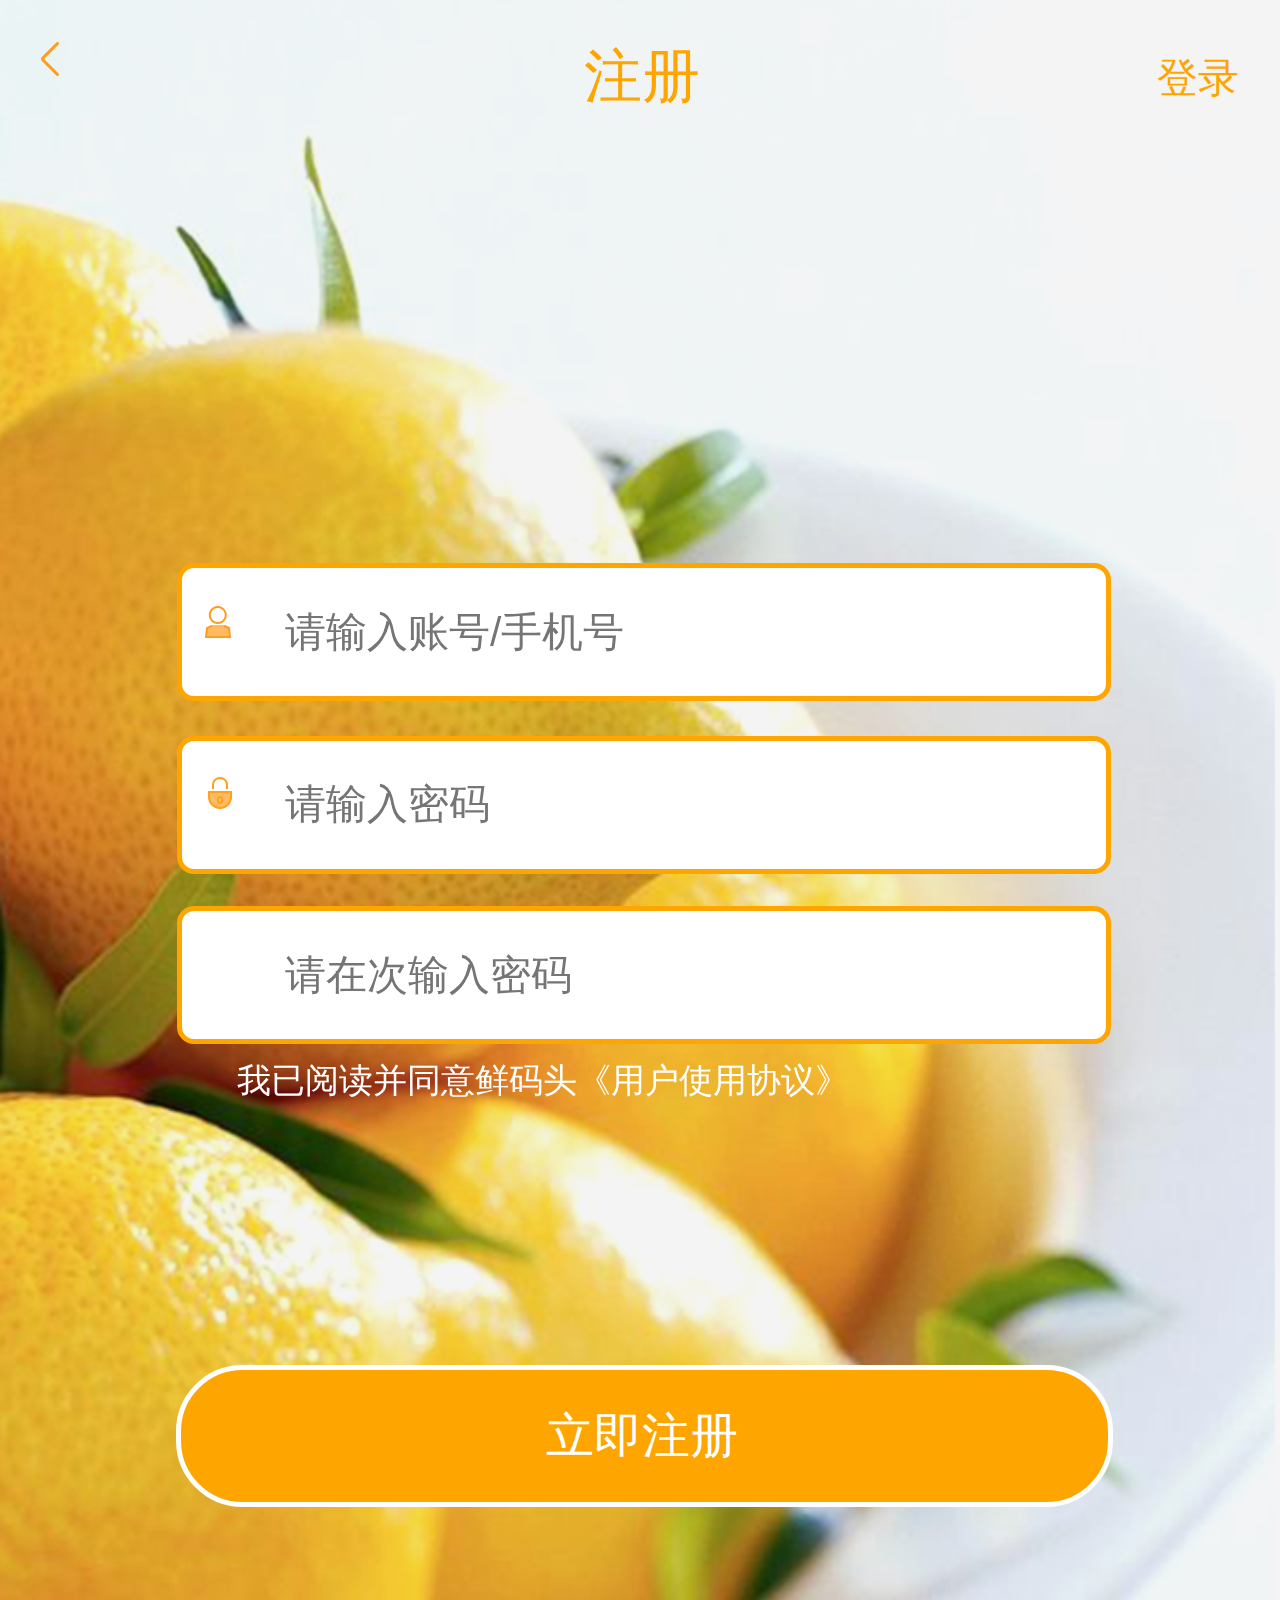
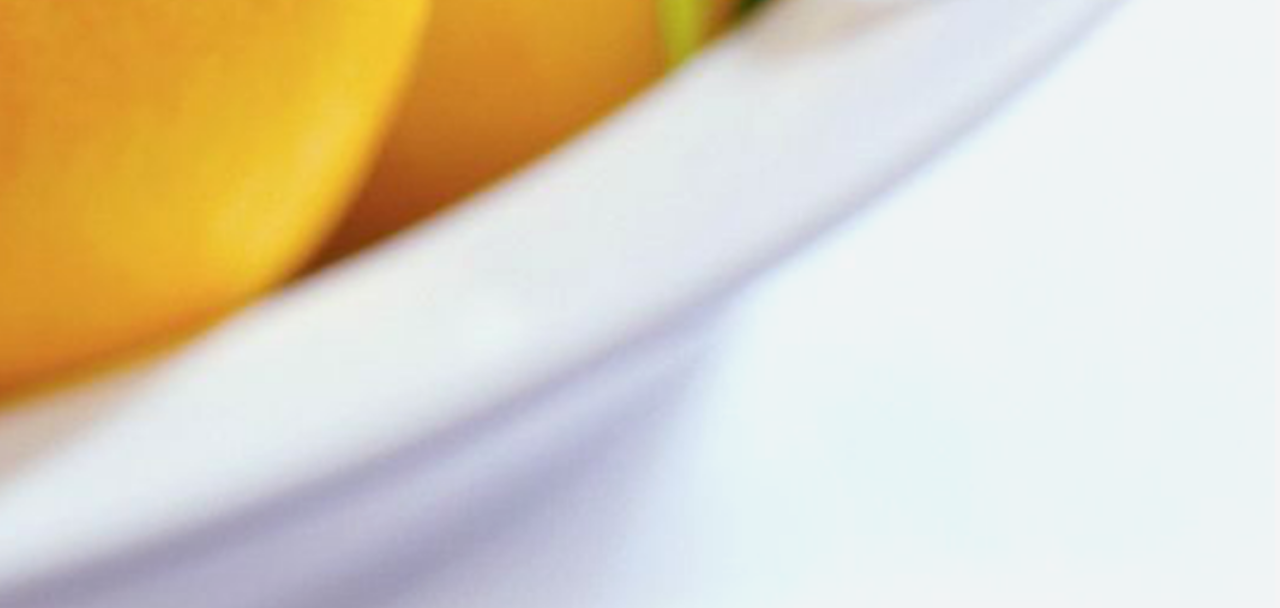
<file: register1.html>
<!DOCTYPE html>
<html lang="en">
<head>
	<meta charset="UTF-8">
	<meta name="viewport" content="width=device-width,
	initial-scale=1.0,maximum-scale=1.0,user-scalable=0">
	<link rel="stylesheet" href="css/register1.css">
	<script src="js/rem.js"></script>
	<title>注册</title>
</head>
<body>
	<div class="top">
		<img src="img/20.png" alt="" class="class1">
		<img src="img/80.png" alt="" class="class8">
		<div class="zi">注册</div>
		<a href="Sign in.html" target="_blank">
			<div class="zii">登录</div>
		</a>
		<input type="text" class="searbox" placeholder="         请输入账号/手机号">
		<img src="img/40.png" alt="" class="class2">
		<input type="password" class="searbox1" placeholder="         请输入密码">
		<img src="img/50.png" alt="" class="class3">
		<input type="password" class="searbox2" placeholder="         请在次输入密码">
		<img src="img/50.png" alt="" class="class9">
		<div class="zii0">我已阅读并同意鲜码头《用户使用协议》</div>
		<a href="Sign in.html">
			<div class="ju">
				<div class="zi">立即注册</div>
			</div>
		</a>
	</div>
</body>
</html>
</file>
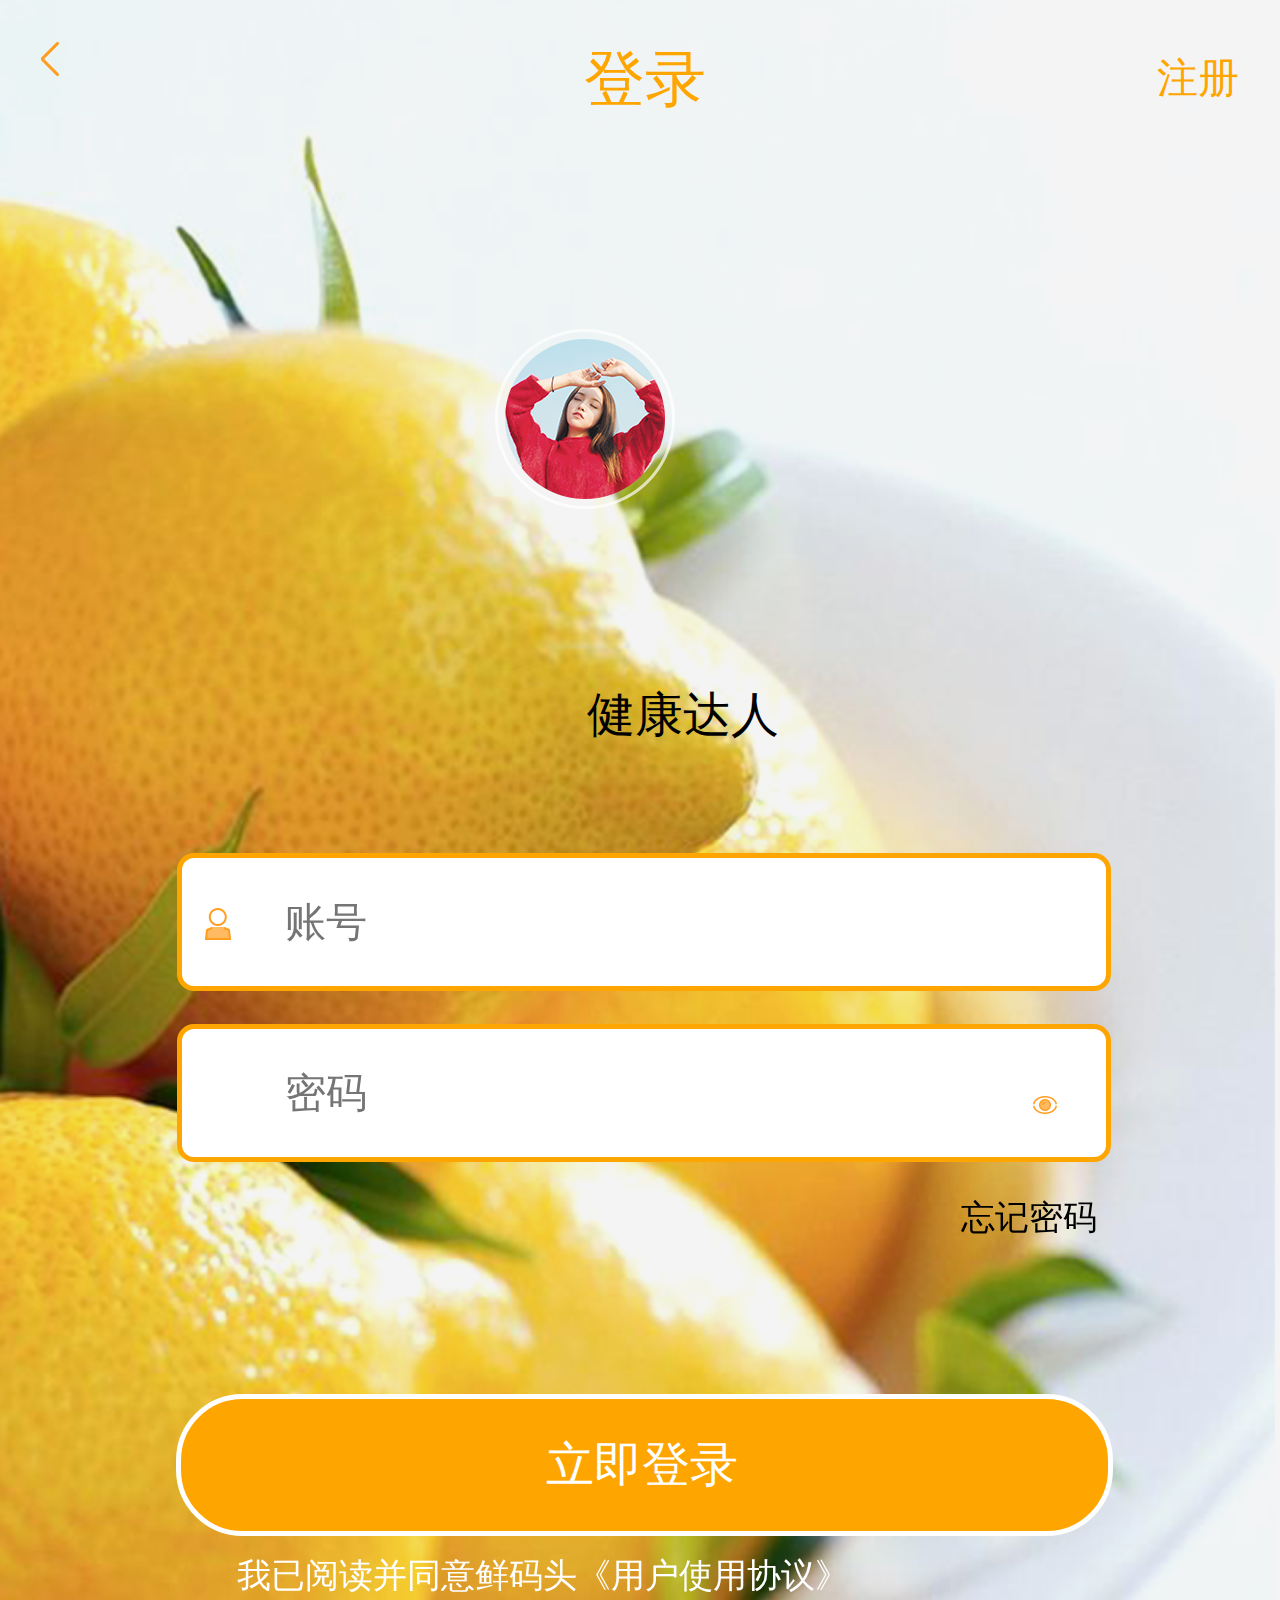
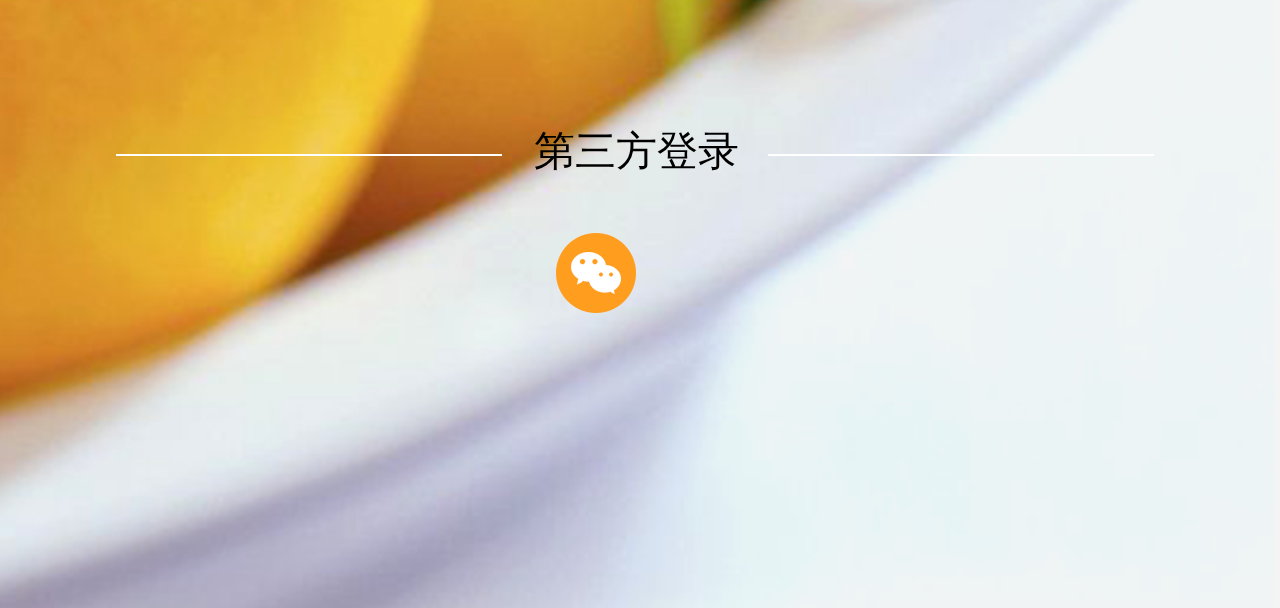
<file: Sign in.html>
<!DOCTYPE html>
<html lang="en">
<head>
	<meta charset="UTF-8">
	<meta name="viewport" content="width=device-width,
	initial-scale=1.0,maximum-scale=1.0,user-scalable=0">
	<link rel="stylesheet" href="css/Sign in.css">
	<script src="js/rem.js"></script>
	<title>登录</title>
</head>
<body>
	<div class="top">
		<img src="img/20.png" alt="" class="class1">
		<a href="register1.html"><img src="img/80.png" alt="" class="class8"></a>
		<div class="zi">登录</div>
		<a href="register1.html" target="_blank">
			<div class="zii1">注册</div>
		</a>
		<a href="register.html" target="_blank">
			<img src="img/30.png" alt="">
			<div class="ziii">健康达人</div>
		</a>
		<input type="text" class="searbox" placeholder="         账号">
		<img src="img/40.png" alt="" class="class2">
		<input type="password" class="searbox1" placeholder="         密码">
		<img src="img/50.png" alt="" class="class3">
		<img src="img/60.png" alt="" class="class4">
		<div class="zi2">忘记密码</div>
		<a href="index.html"><div class="ju">
			<div class="zi">立即登录</div>
		</div></a>
		<div class="zii">我已阅读并同意鲜码头《用户使用协议》</div>
		<div class="zi6">第三方登录</div>
		<div class="kuai"></div>
		<div class="kuai1"></div>
		<img src="img/70.png" alt="" class="class5">
	</div>
</body>
</html>
</file>
<file: css/index.css>
*{
	padding: 0;
	margin: 0;
	list-style: none;
}
a{
	text-decoration: none;
	color:#000;
}
body{
	font-family: "苹方";
	background: #f6f6f6;
}
body,html{
	width: 100%;
	overflow-x: hidden;
}
.topTab{
	width: 100%;
	height: 1.5rem;
	background: red;
	/* 固定定位 */
	position: fixed;
	top: 0;
	left: 0;
	/* 层级：定位中才会遇到 */
	z-index: 10;
	/* 渐变色 */
	background:-webkit-linear-gradient(left, #ff9d1f, #ffb81f); 
}
.topTab .top{
	width: 1.28rem;
	height: 0.46rem;
	/* background: yellow; */
	margin: 0.23rem 0;
	margin-left: 0.24rem;
	float: left;
	font-size: 0.42rem;
	color: #fff;
	line-height: 0.46rem;
}
.topTab .bottom{
	width: 100%;
	height: 0.42rem;
	/* background: pink; */
	margin-top: 0rem;
	float: left;
	display: inline-block;
}
.topTab .bottom input{
	border: none;
}
.topTab .bottom .left{
	width:0.35rem;
	height: 0.42rem;
	/* background: red; */
	margin-left: 0.24rem;
	background-image: url('../img/home-icon-dingwei-dianji@2x.png ') ;
	background-position: center;
}
.topTab .bottom .content{
	width: 4.42rem;
	height: 0.42rem;
	float: left;
	margin-left: 0.93rem;
	margin-top: -0.42rem;
	border-radius: 0.25rem;
	font-size: 0.24rem;
}
/* 选择页面中input的placeholder */
::-webkit-input-placeholder{
	color: #ffdcbd;
}
.topTab .bottom .content1{
	width:0.35rem;
	height: 0.42rem;
	/* background: red; */
	margin-left: 0.24rem;
	background-image: url('../img/home-icon-qiandao-dianji@2x.png') ;
	background-position: center;
	margin-top: -0.42rem;
	margin-left: 6.03rem;
}
.topTab .bottom .right{
	width:0.35rem;
	height: 0.42rem;
	/* background: red; */
	margin-left: 0.24rem;
	background-image: url('../img/home-icon-xiaoxi-dianji@2x.png') ;
	background-position: center;
	margin-top: -0.42rem;
	margin-left: 6.91rem;
}
/* .banner{
	width: 7.5rem;
	height: 3.78rem;
} */
.banner img{
	width: 100%;
	height: 3.78rem;
	display: block;
	margin-top: 1.54rem;
}

.banner .swiper-container-horizontal>.swiper-pagination-bullets .swiper-pagination-bullet {
    margin: 0 5px;
}
.banner .swiper-pagination-bullet {
    width: 10px;
    height: 10px;
    display: inline-block;
    border-radius: 100%;
    background: #000;
    /* opacity: .2; */
}
.banner .swiper-pagination-bullet-active{
	background: #ff8111;
	border: 0.01rem solid #ffa71d;
	margin-bottom: -0.20rem;
}
/* .banner .swiper-pagination-custom, .swiper-pagination-fraction{
    bottom: -20px;
    left: 0;
    width: 100%;
} */
.fenlei{
	width: 7.02rem;
	height: 1.51rem;
	background: #fff;
	border-radius: 0.1rem;
	margin-left: 0.24rem;
	margin-top: 0.24rem;
	box-shadow: 0 0.05rem 0.05rem 0.01rem #eee;
}
.fenlei .list{
	width: 1.75rem;
	height: 1.51rem;
	/* background: red; */
	float: left;
	color: #fff;
	font-size: 0.24rem;
}
.fenlei .list .list2{
	margin-left: 0rem;
}
.fenlei .list img{
	width: 0.8rem;
	height: 0.8rem;
	margin-top: 0.2rem;
	margin-left: 0.57rem;
	/* background: pink; */
}
.fenlei .list .list1{
	width: 0.8rem;
	height: 0.24rem;
	/* background: red; */
	/* float: left; */
	text-align: center;
	line-height: 0.24rem;
	color: #ff9d1f;
	/* margin-top: 0rem; */
	margin-left: 0.57rem;
}
.tuijian img{
	width: 7.02rem;
	height: 2.97rem;
	display: block;
	margin-top: 0.24rem;
	margin-left: 0.24rem;
}
.jingxuan{
	width: 7.02rem;
	height: 6rem;
	/* background: red; */
	margin-left: 0.24rem;
	margin-top: 0.24rem;
	/* position: relative; */
}
.jingxuan .top{
	font-size: 0.3rem;
	font-family: San Francisco Display;
}

.jingxuan .top .list2{
	color: #ffe3bf;
	font-size: 0.36rem;
	font-weight:  900;
	/* font-weight: Black; */
	margin-top: 0.5rem;
	margin-bottom:-0.1rem; 
	/* background: rgba(0, 0, 0, 0.5); */
	/* position: absolute; */
}
.jingxuan .top .list1{
	color: #ff9d1f;
	margin-top: -0.6rem;
}
.jingxuan .bottom{
	width: 100%;
	height: 9.12rem;
	/* background: yellow; */
	margin-top: 0.24rem;
}
.jingxuan .bottom .box{
	width: 7.02rem;
	height: 2.04rem;
	background: #fff;
	margin-bottom: 0.24rem;
	border-radius: 0.1rem;
	box-shadow: 0 0.05rem 0.05rem 0.01rem #e3e3e3;
}
.jingxuan .bottom .box:nth-child(4){
	margin-bottom: 1.22rem;
}
.jingxuan .bottom .box .left1{
	width: 1.80rem;
	height: 1.80rem;
	/* background: red; */
	/* margin-top: 0.12rem; */
	background-image: url('../img/tupian1@2x.png');
	background-position: center;
	background-repeat: no-repeat;
	margin: 0.12rem auto;
	margin-left: 0.4rem;
	float: left;
}
.jingxuan .bottom .box .left11{
	width: 1.80rem;
	height: 1.80rem;
	/* background: red; */
	/* margin-top: 0.12rem; */
	background-image: url('../img/tupian2@2x.png');
	background-position: center;
	background-repeat: no-repeat;
	margin: 0.12rem auto;
	margin-left: 0.4rem;
	float: left;
}
.jingxuan .bottom .box .left111{
	width: 1.80rem;
	height: 1.80rem;
	/* background: red; */
	/* margin-top: 0.12rem; */
	background-image: url('../img/tupian3@2x.png');
	background-position: center;
	background-repeat: no-repeat;
	margin: 0.12rem auto;
	margin-left: 0.4rem;
	float: left;
}
.jingxuan .bottom .box .left1111{
	width: 1.80rem;
	height: 1.80rem;
	/* background: red; */
	/* margin-top: 0.12rem; */
	background-image: url('../img/tupian4@2x.png');
	background-position: center;
	background-repeat: no-repeat;
	margin: 0.12rem auto;
	margin-left: 0.4rem;
	float: left;
}
.jingxuan .bottom .box .right1{
	width: 4rem;
	height: 100%;
	/* background: yellow; */
	float: right;
}
.jingxuan .bottom .box .right1 .xinxi1{
	width: 100%;
	height: 0.30rem;
	/* background: blue; */
	margin-top: 0.24rem;
	color: #26282c;
	font-size: 0.26rem;
}
.jingxuan .bottom .box .right1 .xinxi2{
	width: 100%;
	height: 0.4rem;
	/* background: pink; */
	margin-top: 0.20rem;
	border-bottom: 0.01rem dashed #e4e4e4;
	color: #a3a3a3;
	font-size: 0.22rem;
}
.jingxuan .bottom .box .right1 .xinxi3{
	width: 100%;
	height: 0.45rem;
	/* background: blue; */
	float: left;
	margin-top: 0.30rem;
}
.jingxuan .bottom .box .right1 .xinxi3 .xinxi331{
	width: 1.45rem;
	height: 100%;
	color: #ff9d1f;
	font-size: 0.3rem;
	float: left;
}
.jingxuan .bottom .box .right1 .xinxi3 .xinxi332{
	width: 1rem;
	height: 100%;
	color: #b8b8b8;
	font-size: 0.24rem;
	float: left;
	margin-left: 0.14rem;
	margin-top: 0.05rem;
}
.jingxuan .bottom .box .right1 .xinxi3 .xinxi333{
	width: 0.6rem;
	height: 100%;
	background-image: url('../img/home-icon-jiarugouwuche-dianji@2x.png');
	background-position: center;
	float: left;
	margin-left: 0.4rem;
}
/* 交叉选择器（选中状态） */
/* .bottomTab .box.active{
	color: #fff;
}  */
.TAB{
	width: 100%;
	height: 0.98rem;
	position: fixed;
	left: 0;
	bottom: 0;
	font-size: 0.24rem;
	/* background: rgba(255, 255, 255, 0.9); */
	background: #fff;
}
.TAB .box{
	width: 25%;
	height: 100%;
	text-align: center;
	float: left;
	margin-top: -0.05rem;
	
}
.TAB .box .shouye{
	width: 100%;
	height: 0.68rem;
	overflow: hidden;
	/* margin-top: -0.10rem; */
}
.TAB .box .shouye img{
	height: 0.88rem;
	width: 0.88rem;
}
.TAB .box .faxian{
	width: 100%;
	height: 0.68rem;
	overflow: hidden;
	/* margin-top: -0.10rem; */
}
.TAB .box .faxian img{
	/* transform: translateY(-0.1rem); */
	height: 0.88rem;
	width: 0.88rem;
}
.TAB .box .gouwuche{
	width: 100%;
	height: 0.68rem;
	overflow: hidden;
	/* margin-top: -0.10rem; */
}
.TAB .box .gouwuche img{
	height: 0.88rem;
	width: 0.88rem;
}
.TAB .box .wode{
	width: 100%;
	height: 0.68rem;
	overflow: hidden;
	margin-top: -0.10rem;
}
.TAB .box .wode img{
	/* transform: translateY(-0.1rem); */
	height: 0.88rem;
	width: 0.88rem;
}
</file>
<file: css/geren.css>
*{
	padding: 0;
	margin: 0;
	list-style: none;
}
a{
	text-decoration: none;
	color: #000;
} 
body{
	font-family: "苹方","San Francisco ";
	background: #f6f6f6;
}
.top{
	width: 7.5rem;
	height: 3.9rem;
	background: #ffa11f;
}
.top .geren{
	width: 7.5rem;
	height: 0.8rem;
	/* background: red; */
	font-size: 0.36rem;
	color: #fff;
	line-height: 0.8rem;
	text-align: center;
	float: left;
}
.top .xinxi{
	width: 7.5rem;
	height: 2.1rem;
	/* background: red; */
	float: left;
}
.top .xinxi .box1{
	width: 1.56rem;
	height: 1.56rem;
	/* background: red; */
	float: left;
	margin-top: 0.32rem;
	margin-left: 0.24rem;
	background-image: url('../img/touxiang11@2x.png');
	background-repeat: no-repeat;
}
.top .xinxi .box2{
	width: 1.50rem;
	height: 0.75rem;
	/* background: red; */
	float: left;
	margin-top: 0.75rem;
	margin-left: 0.28rem;
	background-image: url('../img/wenzi@2x.png');
	background-repeat: no-repeat;
}
.top .xinxi .box3{
	width: 0.88rem;
	height: 0.88rem;
	/* background: red; */
	float: right;
	margin-top: 0.75rem;
	margin-right: 0.96rem;
	background-image: url('../img/xiugai@2x.png');
	background-repeat: no-repeat;
}
.top .xinxi .box4{
	width: 0.88rem;
	height: 0.88rem;
	/* background: red; */
	float: right;
	margin-top: 0.75rem;
	margin-right: -1.8rem;
	background-image: url('../img/gerenxinxi11@2x.png');
	background-repeat: no-repeat;
}
.top .xinxi11{
	width: 7.5rem;
	height: 1rem;
	/* background: red; */
	float: left;
}
.top .xinxi11 .box1{
	width: 1.875rem;
	height: 1rem;
	background: #ff9d12;
	float: left;
}
.top .xinxi11 .box1:nth-child(1){
	background-image: url('../img/shuju1@2x.png'); 
	background-repeat: no-repeat;
	background-position: center;
}
.top .xinxi11 .box1:nth-child(2){
	background-image: url('../img/shuju2@2x.png'); 
	background-repeat: no-repeat;
	background-position: center;
}
.top .xinxi11 .box1:nth-child(3){
	background-image: url('../img/shuju3@2x.png'); 
	background-repeat: no-repeat;
	background-position: center;
}
.top .xinxi11 .box1:nth-child(4){
	background-image: url('../img/shuju4@2x.png'); 
	background-repeat: no-repeat;
	background-position: center;
}
.dingdan{
	width: 7.5rem;
	height: 1.8rem;
	background: #fff;
	margin-top: 0.24rem;
}
.dingdan .top1{
	width: 7.5rem;
	height: 0.6rem;
	margin-top: 0.17rem;
	margin-left: 0.24rem;
	float: left;
}
.dingdan .top1 .left{
	width: 2.5rem;
	height: 0.6rem;
	font-size: 0.3rem;
	color: #25262c;
}
.dingdan .top1 .right{
	width: 2.5rem;
	height: 0.6rem;
	background-image: url('../img/chakan1@2x.png');
	background-repeat: no-repeat;
	float: right;
	margin-right: -0.44rem;
	margin-top: -0.4rem;
}
.dingdan .bottom1{
	width: 7.02rem;
	height: 1rem;
	/* margin-top: 0.17rem; */
	margin-left: 0.24rem;
	float: left;
	/* background: red; */
}
.dingdan .bottom1 .box1{
	width: 1.404rem;
	height: 1rem;
	/* background: #ff9d12; */
	float: left;
}
.dingdan .bottom1 .box1:nth-child(1){
	background-image: url('../img/dingdan11@2x.png'); 
	background-repeat: no-repeat;
	background-position: center;
}
.dingdan .bottom1 .box1:nth-child(2){
	background-image: url('../img/dingdan22@2x.png'); 
	background-repeat: no-repeat;
	background-position: center;
}
.dingdan .bottom1 .box1:nth-child(3){
	background-image: url('../img/dingdan33@2x.png'); 
	background-repeat: no-repeat;
	background-position: center;
}
.dingdan .bottom1 .box1:nth-child(4){
	background-image: url('../img/dingdan44@2x.png'); 
	background-repeat: no-repeat;
	background-position: center;
}
.dingdan .bottom1 .box1:nth-child(5){
	background-image: url('../img/diangdan55@2x.png'); 
	background-repeat: no-repeat;
	background-position: center;
}
.xiangqing{
	width: 7.5rem;
	height: 4.15rem;
	/* background: #fff; */
	margin-top: 0.13rem;
}
.xiangqing .box1{
	width: 7.5rem;
	height: 1rem;
	background: #fff;
	margin-top: 0.04rem;
}
.xiangqing .box1:nth-child(1){
	background-image: url('../img/xiangqing11@2x.png'); 
	background-repeat: no-repeat;
	background-position: center;
}
.xiangqing .box1:nth-child(2){
	background-image: url('../img/xiangqing22@2x.png'); 
	background-repeat: no-repeat;
	background-position: center;
}
.xiangqing .box1:nth-child(3){
	background-image: url('../img/xiangqing33@2x.png'); 
	background-repeat: no-repeat;
	background-position: center;
}
.xiangqing .box1:nth-child(4){
	background-image: url('../img/xiangqing44@2x.png'); 
	background-repeat: no-repeat;
	background-position: center;
}
.TAB{
	width: 100%;
	height: 0.98rem;
	position: fixed;
	left: 0;
	bottom: 0;
	font-size: 0.24rem;
	/* background: rgba(255, 255, 255, 0.9); */
	background: #fff;
}
.TAB .box{
	width: 25%;
	height: 100%;
	text-align: center;
	float: left;
	margin-top: -0.05rem;
	
}
.TAB .box .shouye{
	width: 100%;
	height: 0.68rem;
	overflow: hidden;
	margin-top: -0.10rem;
}
.TAB .box .faxian{
	width: 100%;
	height: 0.68rem;
	overflow: hidden;
	margin-top: -0.10rem;
}
.TAB .box .faxian img{
	/* transform: translateY(-0.1rem); */
}
.TAB .box .gouwuche{
	width: 100%;
	height: 0.68rem;
	overflow: hidden;
	margin-top: -0.10rem;
}
.TAB .box .gouwuche img{
	/* transform: translateY(-0.1rem); */
}
.TAB .box .wode{
	width: 100%;
	height: 0.68rem;
	overflow: hidden;
	margin-top: -0.10rem;
}
.TAB .box .wode img{
	/* transform: translateY(-0.1rem); */
}
</file>
<file: css/list.css>
*{
	padding: 0;
	margin: 0;
	list-style: none;
}
a{
	text-decoration: none;
	color:#fff;
}
body{
	font-family: "苹方";
	background: #f6f6f6;
}
body,html{
	width: 100%;
	overflow-x: hidden;
}
.topTab{
	width: 100%;
	height: 0.88rem;
	background: red;
	/* 固定定位 */
	position: fixed;
	top: 0;
	left: 0;
	/* 层级：定位中才会遇到 */
	z-index: 10;
	color: #fff;
	font-size: 0.36rem;
	line-height: 0.88rem;
	text-align: center;/* 渐变色 */
	background:-webkit-linear-gradient(left, #ff9d1f, #ffb81f); 
}
.topTab .left a{
	display: inline-block;
}
.topTab .left{
	width: 0.3rem;
	height: 100%;
	float: left;
	/* margin-left: 0.24rem;
	margin-top: 0.3rem; */
}
.topTab .left{
	margin-left: 0.24rem;
	/* margin-top: 0.3rem; */
}
.guanggao{
	width: 7.02rem;
	height: 2.01rem;
	background: #ff9e1f;
	border-radius: 0.1rem;
	margin-top: 1.12rem;
	margin-left: 0.24rem;
}
.guanggao .left{
	width: 2.4rem;
	height: 100%;
	/* background: yellow; */
	float: left;
	background-image: url('../img/liebiao1@2x.png');
	background-position: center;
	background-repeat: no-repeat;
	/* margin-bottom: 0; */
	margin-left: 1rem;
}
.guanggao .right{
	width: 3.5rem;
	height: 100%;
	/* background: yellow; */
	float: right;
}
.guanggao .right .xinxi1{
	width: 50%;
	height: 0.30rem;
	/* background: blue; */
	margin-top: 0.7rem;
	color: #fff;
	font-size: 0.3rem;
	line-height: 0.1rem;
	border-bottom: 0.01rem solid #fff;
}
.guanggao .right .xinxi2{
	width: 100%;
	height: 0.24rem;
	/* background: pink; */
	/* margin-top: 0.20rem; */
	color: #ffd2a9;
	font-size: 0.22rem;
}
.guanggao .right .xinxi3{
	width: 100%;
	height: 0.26rem;
	/* background: blue; */
	float: left;
	font-size: 0.24rem;
	color: #fff;
	/* margin-top: 0.30rem; */
}
/* .liebiao{
	width: 100%;
	overflow: hidden;
	color: red;
}
.liebiao .right{
	width: 50%;
	overflow: hidden;
	color: yellow;
} */
.zhuti{
	width: 7.02rem;
	height: 14rem;
	margin-left: 0.24rem;
}
.zhuti .left{
	width: 3.4rem;
	height: 12.9rem;
	float: left;
	margin-top: 0.16rem;
}
.zhuti .right{
	width: 3.4rem;
	height: 12.9rem;
	float: left;
	margin-left: 0.19rem;
	margin-top: 0.16rem;
}
.zhuti .left .a{
	width: 3.4rem;
	height: 4.16rem;
	background: #fff;
	margin-top: 0.24rem;
}
.zhuti .left .a:nth-child(1){
	margin-top: 0rem;
}
.zhuti .left .a:nth-child(2){
	height: 5.32rem;	
}
.zhuti .left .a:nth-child(3){
	height: 4.16rem;	
}
.zhuti .left .a:nth-child(4){
	height: 4.16rem;	
}
.zhuti .right .a{
	width: 3.4rem;
	height: 4.16rem;
	background: #fff;
	margin-top: 0.24rem;
}
.zhuti .right .a:nth-child(1){
	margin-top: 0rem;
	height: 5.04rem;
}
.zhuti .right .a:nth-child(2){
	height: 4.17rem;	
}
.zhuti .right .a:nth-child(3){
	height: 4.17rem;	
}
.zhuti .right .a:nth-child(4){
	height: 4.16rem;	
}
.zhuti .left .a .left1{
	width: 100%;
	height: 2.5rem;
	/* margin-top: 0.57rem; */
	/* margin-left: 0.75rem; */
}
.zhuti .left .a .left1 img{
	margin-top: 0.57rem;
	margin-left: 0.75rem;
}
.zhuti .left .a .left11{
	width: 100%;
	height: 3.67rem;
}
.zhuti .left .a .left11 img{
	margin-top: 1rem;
	margin-left: 0.75rem;
}
.zhuti .left .a .left111{
	width: 100%;
	height: 2.50rem;
}
.zhuti .left .a .left111 img{
	margin-top: 0.35rem;
	margin-left: 0.75rem;
}
.zhuti .left .a .left1111{
	width: 100%;
	height: 2.50rem;
}
.zhuti .left .a .left1111 img{
	margin-top: 0.57rem;
	margin-left: 0.75rem;
}
.zhuti .left .a .right1 .font1{
	width: 3rem;
	height: 0.3rem;
	font-size: 0.26rem;
	color: #393d47;
	/* margin-top: 0.55rem; */
	font-weight: bold;
	margin-left: 0.2rem;
	line-height: 0.3rem;
}
.zhuti .left .a .right1 .font2{
	font-size: 0.22rem;
	color: #a3a3a3;
	/* margin-top: 0.55rem; */
	/* font-weight: bold; */
	margin-left: 0.2rem;
	margin-top: 0.14rem;
	line-height: 0.3rem;
}
.zhuti .left .a .right1 .font3{
	width: 0.44rem;
	height: 0.04rem;
	background: #ff6931;
	margin-left: 0.2rem;
	margin-top: 0.14rem;
}
.zhuti .left .a .right1 .font4{
	width: 3.15rem;
	height: 0.6rem;
	font-size: 0.26rem;
	color: #585858;
	/* margin-top: 0.55rem; */
	margin-left: 0.2rem;
	float: left;
	display: inline-block;
	line-height: 0.6rem;
}
.zhuti .left .a .right1 .font4 .zuo{
	width: 1.03rem;
	height: 100%;
	/* background: red; */
	font-size: 0.3rem;
	color: #ff9d1f;
	font-weight: bold;
	float: left;
}
.zhuti .left .a .right1 .font4 .zhong{
	width: 0.85rem;
	height: 100%;
	/* background: red; */
	font-size: 0.28rem;
	color: #ffd1a8;
	font-weight: bold;
	float: left;
}
.zhuti .left .a .right1 .font4 .you{
	width: 0.6rem;
	height: 100%;
	/* background: yellow; */
	background-image: url('../img/home-icon-jiarugouwuche-dianji@3x.png');
	background-position: center;
	background-repeat: no-repeat;
	float: left;
	margin-left: 0.5rem;
}

.zhuti .right .a .right1 .font1{
	width: 3rem;
	height: 0.3rem;
	font-size: 0.26rem;
	color: #393d47;
	/* margin-top: 0.55rem; */
	font-weight: bold;
	margin-left: 0.2rem;
	line-height: 0.3rem;
}
.zhuti .right .a .right1 .font2{
	font-size: 0.22rem;
	color: #a3a3a3;
	/* margin-top: 0.55rem; */
	/* font-weight: bold; */
	margin-left: 0.2rem;
	margin-top: 0.14rem;
	line-height: 0.3rem;
}
.zhuti .right .a .right1 .font3{
	width: 0.44rem;
	height: 0.04rem;
	background: #ff6931;
	margin-left: 0.2rem;
	margin-top: 0.14rem;
}
.zhuti .right .a .right1 .font4{
	width: 3.15rem;
	height: 0.6rem;
	font-size: 0.26rem;
	color: #585858;
	/* margin-top: 0.55rem; */
	margin-left: 0.2rem;
	float: left;
	display: inline-block;
	line-height: 0.6rem;
}
.zhuti .right .a .right1 .font4 .zuo{
	width: 1.03rem;
	height: 100%;
	/* background: red; */
	font-size: 0.3rem;
	color: #ff9d1f;
	font-weight: bold;
	float: left;
}
.zhuti .right .a .right1 .font4 .zhong{
	width: 0.85rem;
	height: 100%;
	/* background: red; */
	font-size: 0.28rem;
	color: #ffd1a8;
	font-weight: bold;
	float: left;
}
.zhuti .right .a .right1 .font4 .you{
	width: 0.6rem;
	height: 100%;
	/* background: yellow; */
	background-image: url('../img/home-icon-jiarugouwuche-dianji@3x.png');
	background-position: center;
	background-repeat: no-repeat;
	float: left;
	margin-left: 0.5rem;
}
.zhuti .right .a .left1{
	width: 100%;
	height: 3.36rem;
	/* margin-top: 0.57rem; */
	/* margin-left: 0.75rem; */
}
.zhuti .right .a .left1 img{
	margin-top: 0.65rem;
	margin-left: 0.75rem;
}
.zhuti .right .a .left11{
	width: 100%;
	height: 2.50rem;
}
.zhuti .right .a .left11 img{
	margin-top: 0.57rem;
	margin-left: 0.75rem;
}
.zhuti .right .a .left111{
	width: 100%;
	height: 2.50rem;
}
.zhuti .right .a .left111 img{
	margin-top: 0.57rem;
	margin-left: 0.75rem;
}
.zhuti .right .a .left1111{
	width: 100%;
	height: 2.50rem;
}
.zhuti .right .a .left1111 img{
	margin-top: 0.57rem;
	margin-left: 0.75rem;
}
.box{
	width: 100%;
	height: 0.55rem;
	/* background: red; */
	color: #9e9e9e;
	font-size: 0.24rem;
	text-align: center;
	line-height: 0.55rem;
	float: left;
	margin-top: 5rem;
}
</file>
<file: css/main.css>
*{
	padding: 0;
	margin: 0;
	list-style: none;
}
a{
	text-decoration: none;
	color:#fff;
}
body{
	font-family: "苹方";
	background: #f6f6f6;
}
body,html{
	width: 100%;
	overflow-x: hidden;
}
.topTab{
	width: 100%;
	height: 0.88rem;
	background: red;
	/* 固定定位 */
	position: fixed;
	top: 0;
	left: 0;
	/* 层级：定位中才会遇到 */
	z-index: 10;
	/* 渐变色 */
	background:-webkit-linear-gradient(left, #ff9d1f, #ffb81f); 
}
.topTab .left{
	width: 0.65rem;
	height: 100%;
	/* background: yellow; */
	float: left;
	/* margin-left: 0.24rem; */
	background-image: url('../img/jiantou1@2x.png');
	background-position: center;
	background-repeat: no-repeat;

}
.topTab .zhong{
	width: 1.2rem;
	height: 100%;
	/* background: red; */
	color: #fff;
	font-size: 0.36rem;
	float: left;
	line-height: 0.88rem;
	margin-left: 2.55rem;
	display: inline-block;
	text-align: center;
}
.topTab .right{
	width: 0.9rem;
	height: 100%;
	background-image: url('../img/che@2x.png');
	background-position: center;
	background-repeat: no-repeat;
	float: right;
	/* margin-right: 0.24rem; */
}
.banner{
	width: 100%;
	height: 5.58rem;
}
.banner img{
	width: 100%;
	height: 4.7rem;
	margin-top: 0.9rem;
}
.xinxi{
	width: 7.02rem;
	height: 3.74rem;
	background: #fff;
	margin: 0.24rem 0.24rem 0 0.24rem;
}
.xinxi .box1{
	width: 100%;
	height: 0.42rem;
	/* background: pink; */
	margin-top: 0.24rem;
	float: left;
}
.xinxi .box1 .left{
	color: #24252a;
	font-size: 0.3rem;
	margin-left: 0.24rem;
	float: left;
}
.xinxi .box1 .zhong{
	color: #49494d;
	font-size: 0.24rem;
	margin-left: 0.28rem;
	float: left;
	line-height: 0.52rem;
}
.xinxi .box1 .right{
	width: 0.35rem;
	height: 100%;
	float: right;
	margin-right: 0.24rem;
}
.xinxi .box1 .right img{
	width: 100%;
	height: 100%;
	float: left;
	margin-right: 0.24rem;
}
.xinxi .box2{
	color: #7f7f81;
	font-size: 0.24rem;
	margin-left: 0.28rem;
	margin-top: 0.10rem;
	float: left;
}
.xinxi .box3{
	width: 100%;
	height: 0.4rem;
	color: #ffb81f;
	font-size: 0.24rem;
	float: left;
	margin-top: 0.23rem;
	line-height: 0.4rem;
	text-align: center;
}
.xinxi .box3 .box33{
	width: 1.3rem;
	height: 0.4rem;
	border: 0.015rem solid #ffca22;
	margin-left: 0.28rem;
}
.xinxi .box4{
	width: 100%;
	height: 0.4rem;
	float: left;
	margin-top: 0.20rem;
}
.xinxi .box4 span{
	color: #fdb10d;
	font-size: 0.24rem;
	float: left;
	margin-left: 0.28rem;
	margin-top: 0.24rem;
}
.xinxi .box4 .jia1{
	color: #fd890d;
	font-size: 0.48rem;
	font-weight: bold;
	float: left;
	/* margin-top: -0.1rem; */
}
.xinxi .box4 .jia2{
	color: #acacae;
	font-size: 0.24rem;
	/* font-weight: bold; */
	/* margin-top: -0.1rem; */
	float: left;
	line-height:0.8rem;
	margin-left: 0.06rem;
}
.xinxi .box5{
	/* background: red; */
	/* font-size: 0.24rem; */
	height: 0.45rem;
	width: 6.55rem;
	float: left;
	border-bottom: 0.02rem #e0e0e0 solid;
	margin-top: 0.24rem;
	margin-left: 0.28rem;
}
.xinxi .box5 .xin1{
	color: #959597;
	font-size: 0.24rem;
	float: left;
	/* margin-top: 0.24rem; */
	margin-right: 1.09rem;
}
.xinxi .box5 .xin1:nth-child(3){
	margin-right: 0rem;
}
.xinxi .box6{
	/* background: red; */
	/* font-size: 0.24rem; */
	height: 0.45rem;
	width: 6.55rem;
	float: left;
	/* border-bottom: 0.02rem #e0e0e0 solid; */
	margin-top: 0.24rem;
	margin-left: 0.28rem;
}
.xinxi .box6 .xin1{
	color: #959597;
	font-size: 0.24rem;
	float: left;
	/* margin-top: 0.24rem; */
	margin-right: 1.52rem;
	background-image: url('../img/duihao@2x.png');
	background-repeat: no-repeat;
	/* background-size: cover; */
	/* background-position: center; */
}
.xinxi .box6 span{
	padding-left: 0.18rem;
	/* margin-top: -0.1rem; */
}
.xinxi .box6 .xin1:nth-child(3){
	margin-right: 0rem;
}
.xiangqing{
	width: 7.02rem;
	height: 34.68rem;
	background: #fff;
	float: left;
	margin-left: 0.24rem;
	margin-top: 0.24rem;
}
.xiangqing img{
	width: 100%;
	height:33.97rem;
	/* margin-left: 0.74rem; */
	margin-top: 0.24rem;
}
.pingjia{
	width: 7.02rem;
	height: 9.68rem;
	background: #fff;
	float: left;
	margin-left: 0.24rem;
	margin-top: 0.24rem;
}
.pingjia .box1{
	width: 7.02rem;
	height: 0.56rem;
	/* background: red; */
	float: left;
	/* color: #24252a;
	font-size: 0.3rem; */
	/* margin-left: 0.24rem; */
	margin-top: 0.24rem;
}
.pingjia .box1 .top{
	color: #24252a;
	font-size: 0.3rem;
	float: left;
	margin-left: 3rem;
	margin-top: 0;
}
.pingjia .box1 .bottom{
	color: #ffd822;
	font-size: 0.2rem;
	float: left;
	font-weight: bold;
	margin-left: 2.6rem;
	margin-top: 0rem;
}
.pingjia .box2{
	width: 6.55rem;
	height: 1.65rem;
	/* background: red; */
	float: left;
	/* font-weight: bold; */
	/* color: #24252a;
	font-size: 0.3rem; */
	margin-left: 0.24rem;
	margin-top: 0.44rem;
}
.pingjia .box2 .top{
	width: 100%;
	height: 0.82rem;
	/* background: yellow; */
	float: left;
	/* color: #24252a;
	font-size: 0.3rem; */
	/* margin-left: 0.24rem;
	margin-top: 0.24rem; */
}
.pingjia .box2 .top .left{
	width: 0.78rem;
	height: 0.78rem;
	/* background: pink; */
	float: left;
	background-image: url('../img/touxiang1@2x.png');
	background-repeat: no-repeat;
	background-size: 100%;
}
.pingjia .box2 .top .zhong{
	width: 1.1rem;
	height: 0.78rem;
	/* background: pink; */
	float: left;
	color: #c6c9ce;
	font-size: 0.2rem;
	/* line-height: 0.18rem; */
	margin-left: 0.2rem;
	margin-top: 0.15rem;
}
.pingjia .box2 .top .right{
	width: 3rem;
	height: 0.4rem;
	/* background: pink; */
	float: right;
	color: #ffd822;
	font-size: 0.2rem;
	/* line-height: 0.18rem; */
	margin-right: -1.5rem;
	margin-top: 0.25rem;
}
.pingjia .box2 .bottom{
	width: 100%;
	height: 0.7rem;
	/* background: pink; */
	float: left;
	color: #2b3239;
	font-size: 0.24rem;
	/* margin-left: 0.24rem; */
	margin-top: 0.14rem;
}
.pingjia .box3{
	width: 6.55rem;
	height: 1.65rem;
	/* background: red; */
	float: left;
	/* font-weight: bold; */
	/* color: #24252a;
	font-size: 0.3rem; */
	margin-left: 0.24rem;
	margin-top: 0.44rem;
}
.pingjia .box3 .top{
	width: 100%;
	height: 0.82rem;
	/* background: yellow; */
	float: left;
	/* color: #24252a;
	font-size: 0.3rem; */
	/* margin-left: 0.24rem;
	margin-top: 0.24rem; */
}
.pingjia .box3 .top .left{
	width: 0.78rem;
	height: 0.78rem;
	/* background: pink; */
	float: left;
	background-image: url('../img/touxiang2@2x.png');
	background-repeat: no-repeat;
	background-size: 100%;
}
.pingjia .box3 .top .zhong{
	width: 1.1rem;
	height: 0.78rem;
	/* background: pink; */
	float: left;
	color: #c6c9ce;
	font-size: 0.2rem;
	/* line-height: 0.18rem; */
	margin-left: 0.2rem;
	margin-top: 0.15rem;
}
.pingjia .box3 .top .right{
	width: 3rem;
	height: 0.4rem;
	/* background: pink; */
	float: right;
	color: #ffd822;
	font-size: 0.2rem;
	/* line-height: 0.18rem; */
	margin-right: -1.5rem;
	margin-top: 0.25rem;
}
.pingjia .box3 .bottom{
	width: 100%;
	height: 0.7rem;
	/* background: pink; */
	float: left;
	color: #2b3239;
	font-size: 0.24rem;
	/* margin-left: 0.24rem; */
	margin-top: 0.14rem;
}
.pingjia .box3 .zhong11{
	width: 100%;
	height: 1.4rem;
	float: left;
	/* background: red; */
	display: inline-block;
}
.pingjia .box3 .zhong11 .box1{
	width: 1.4rem;
	height: 1.4rem;
	float: left;
	/* background: red; */
	display: inline-block;
}
.pingjia .box3 .zhong11 .box1:nth-child(1){
	background-image: url('../img/pingjia1@2x.png');
	background-repeat: no-repeat;
	/* background-position: center; */
}
.pingjia .box3 .zhong11 .box1:nth-child(2){
	background-image: url('../img/pingjia2@2x.png');
	background-repeat: no-repeat;
	/* background-position: center; */
	float: left;
}
.pingjia .box3 .zhong11 .box1:nth-child(3){
	background-image: url('../img/pingjia3@2x.png');
	background-repeat: no-repeat;
	/* background-position: center; */
	float: left;
}
.pingjia .box4{
	width: 6.55rem;
	height: 1.65rem;
	/* background: red; */
	float: left;
	/* font-weight: bold; */
	/* color: #24252a;
	font-size: 0.3rem; */
	margin-left: 0.24rem;
	margin-top: 1.8rem;
}
.pingjia .box4 .top{
	width: 100%;
	height: 0.82rem;
	/* background: yellow; */
	float: left;
	/* color: #24252a;
	font-size: 0.3rem; */
	/* margin-left: 0.24rem;
	margin-top: 0.24rem; */
}
.pingjia .box4 .top .left{
	width: 0.78rem;
	height: 0.78rem;
	/* background: pink; */
	float: left;
	background-image: url('../img/touxiang4@2x.png');
	background-repeat: no-repeat;
	background-size: 100%;
}
.pingjia .box4 .top .zhong{
	width: 1.1rem;
	height: 0.78rem;
	/* background: pink; */
	float: left;
	color: #c6c9ce;
	font-size: 0.2rem;
	/* line-height: 0.18rem; */
	margin-left: 0.2rem;
	margin-top: 0.15rem;
}
.pingjia .box4 .top .right{
	width: 3rem;
	height: 0.4rem;
	/* background: pink; */
	float: right;
	color: #ffd822;
	font-size: 0.2rem;
	/* line-height: 0.18rem; */
	margin-right: -1.5rem;
	margin-top: 0.25rem;
}
.pingjia .box4 .bottom{
	width: 100%;
	height: 0.7rem;
	/* background: pink; */
	float: left;
	color: #2b3239;
	font-size: 0.24rem;
	/* margin-left: 0.24rem; */
	margin-top: 0.14rem;
}
.pingjia .box4 .zhong11{
	width: 100%;
	height: 1.4rem;
	float: left;
	font-size: 0.2rem;
	color: #9aa6b1;
	margin-top: 0.15rem;
	/* background: red; */
}
.pingjia .box5{
	width: 100%;
	height: 0.6rem;
	/* background: red; */
	float: left;
	/* font-weight: bold; */
	color: #898c91;
	font-size: 0.26rem;
	/* margin-left: 0.24rem; */
	text-align: center;
	line-height: 0.6rem;
	margin-top: 0.5rem;
}
.dibu{
	width: 7.5rem;
	height: 0.98rem;
	background: #fff;
	float: left;
	/* margin-left: 0.24rem; */
	margin-top: 0.04rem;
	position: relative;
}
.dibu .left{
	width: 1.88rem;
	height: 0.98rem;
	/* background: red; */
	float: left;
	/* margin-left: 0.24rem; */
	/* margin-top: 0.04rem; */
	position: absolute;
}
.dibu .left .top{
	width: 0.7rem;
	height: 0.54rem;
	/* background: red; */
	float: left;
	margin-left: 0.58rem;
	background-image: url('../img/xiangqingye-icon-gouwuche-dianji@2x.png');
	background-repeat: no-repeat;
	background-size: 100%;
}
.dibu .left .bottom{
	color: #27282f;
	font-size: 0.24rem;
	float: left;
	margin-left: 0.58rem;
	margin-top: 0.04rem;
	/* float: top; */
}
.dibu .zhong{
	width: 1.88rem;
	height: 0.98rem;
	/* background: red; */
	float: left;
	margin-left: 1.88rem;
	/* margin-left: 0.24rem; */
	/* margin-top: 0.04rem; */
	position: absolute;
}
.dibu .zhong .top{
	width: 0.7rem;
	height: 0.54rem;
	/* background: red; */
	float: left;
	margin-left: 0.58rem;
	background-image: url('../img/xiangqingye-icon-shoucang-dianji@2x.png');
	background-repeat: no-repeat;
	background-size: 100%;
}
.dibu .zhong .bottom{
	color: #27282f;
	font-size: 0.24rem;
	float: left;
	margin-left: 0.68rem;
	margin-top: 0.04rem;
	/* float: top; */
}
.dibu .right{
	width: 3.75rem;
	height: 0.98rem;
	background: #ffb91f;
	float: right;
	font-size: 0.36rem;
	color: #fff;
	line-height: 0.98rem;
	text-align: center;
	/* margin-left: 0.24rem; */
	/* margin-top: 0.04rem; */
}
</file>
<file: css/register1.css>
*{
	padding: 0;
	margin: 0;
	list-style: none;
}
a{
	text-decoration: none;
} 
body{
	font-family: "苹方","San Francisco "
}
.top{
	width: 100%;
	height: 12.94rem;
	position: relative;
	/* background: orange; */
}
.top .class1{
	position: absolute;
	left: 0;
	top: 0;
	width: 100%;
	height: 100%;
}.top .class2{
	position: absolute;
	left: 1.2rem;
	top: 3.55rem;
}
.top .class3{
	position: absolute;
	left: 1.22rem;
	top: 4.55rem;
}
.top .class8{
	position: absolute;
	left: 0.24rem;
	top: 0.24rem;
}
.top .class9{
	position: absolute;
	left: 1.22rem;
	top: 5.55rem;
}
.top .zi{
	font-size: 0.34rem;
	color: orange;
	position: absolute;
	left: 3.42rem;
	top: 0.22rem;
}
.top .zii{
	font-size: 0.24rem;
	color: orange;
	position: absolute;
	right: 0.24rem;
	top: 0.3rem;
}
.top .zii0{
	font-size: 0.2rem;
	color: white;
	position: absolute;
	left: 1.39rem;
	top: 6.2rem;
}
.top .searbox{
	width: 5.41rem;
	height: 0.75rem;
	background: white;
	font-size: 0.24rem;
	border-radius: 0.1rem;
	position: fixed;
	margin-left: 1.04rem;
	margin-top: 3.3rem;
	border: 0.03rem solid orange;
}
.top .searbox1{
	width: 5.41rem;
	height: 0.75rem;
	background: white;
	font-size: 0.24rem;
	border-radius: 0.1rem;
	position: fixed;
	margin-left: 1.04rem;
	margin-top: 4.31rem;
	border: 0.03rem solid orange;
}
.top .searbox2{
	width: 5.41rem;
	height: 0.75rem;
	background: white;
	font-size: 0.24rem;
	border-radius: 0.1rem;
	position: fixed;
	margin-left: 1.04rem;
	margin-top: 5.31rem;
	border: 0.03rem solid orange;
}
.top .ju{
	width: 5.43rem;
	height: 0.77rem;
	border-radius: 0.39rem;
	background: orange;
	position: absolute;
	left: 1.03rem;
	top: 8rem;
	border: 0.03rem solid white;
}
.top .ju .zi{
	font-size: 0.28rem;
	color: white;
	position: absolute;
	left: 2.14rem;
	top: 0.2rem;
}
</file>
<file: css/Sign in.css>
*{
	padding: 0;
	margin: 0;
	list-style: none;
}
a{
	text-decoration: none;
} 
body{
	font-family: "苹方","San Francisco "
}
.top{
	width: 100%;
	height: 12.94rem;
	position: relative;
	/* background: orange; */
}
.top .class1{
	position: absolute;
	left: 0;
	top: 0;
	width: 7.5rem;
	height: 12.94rem;
}
.top .class2{
	position: absolute;
	left: 1.2rem;
	top: 5.32rem;
}
.top .class3{
	position: absolute;
	left: 1.22rem;
	top: 6.32rem;
}
.top .class4{
	position: absolute;
	left: 6.05rem;
	top: 6.42rem;
}
.top .zi{
	font-size: 0.36rem;
	color: orange;
	position: absolute;
	left: 3.42rem;
	top: 0.22rem;
}
.top .zii1{
	font-size: 0.24rem;
	color: orange;
	position: absolute;
	right: 0.24rem;
	top: 0.3rem;
}
.top img{
	position: absolute;
	left: 2.9rem;
	top: 1.92rem;
}
.top .ziii{
	font-size: 0.28rem;
	color: #000;
	position: absolute;
	left: 3.44rem;
	top: 4rem;
}
.top .searbox{
	width: 5.41rem;
	height: 0.75rem;
	background: white;
	font-size: 0.24rem;
	border-radius: 0.1rem;
	position: fixed;
	margin-left: 1.04rem;
	margin-top: 5rem;
	border: 0.03rem solid orange;
}
.top .searbox1{
	width: 5.41rem;
	height: 0.75rem;
	background: white;
	font-size: 0.24rem;
	border-radius: 0.1rem;
	position: fixed;
	margin-left: 1.04rem;
	margin-top: 6rem;
	border: 0.03rem solid orange;
}
.top .zi2{
	font-size: 0.2rem;
	color: #000;
	position: absolute;
	left: 5.63rem;
	top: 7rem;
}
.top .ju{
	width: 5.43rem;
	height: 0.77rem;
	border-radius: 0.39rem;
	background: orange;
	position: absolute;
	left: 1.03rem;
	top: 8.17rem;
	border: 0.03rem solid white;
}
.top .ju .zi{
	font-size: 0.28rem;
	color: white;
	position: absolute;
	left: 2.14rem;
	top: 0.2rem;
}
.top .zii{
	font-size: 0.2rem;
	color: white;
	position: absolute;
	left: 1.39rem;
	top: 9.1rem;
}
.top .zi6{
	font-size: 0.24rem;
	color: #000;
	position: absolute;
	left: 3.13rem;
	top: 10.1rem;
}
.top .class5{
	position: absolute;
	left: 3.26rem;
	top: 10.74rem;
}
.top .class8{
	position: absolute;
	left: 0.24rem;
	top: 0.24rem;
}
.top .kuai{
	width: 2.26rem;
	height: 0.01rem;
	background: white;
	position: absolute;
	left: 0.68rem;
	top: 10.28rem;
}
.top .kuai1{
	width: 2.26rem;
	height: 0.01rem;
	background: white;
	position: absolute;
	left: 4.5rem;
	top: 10.28rem;
}
</file>
